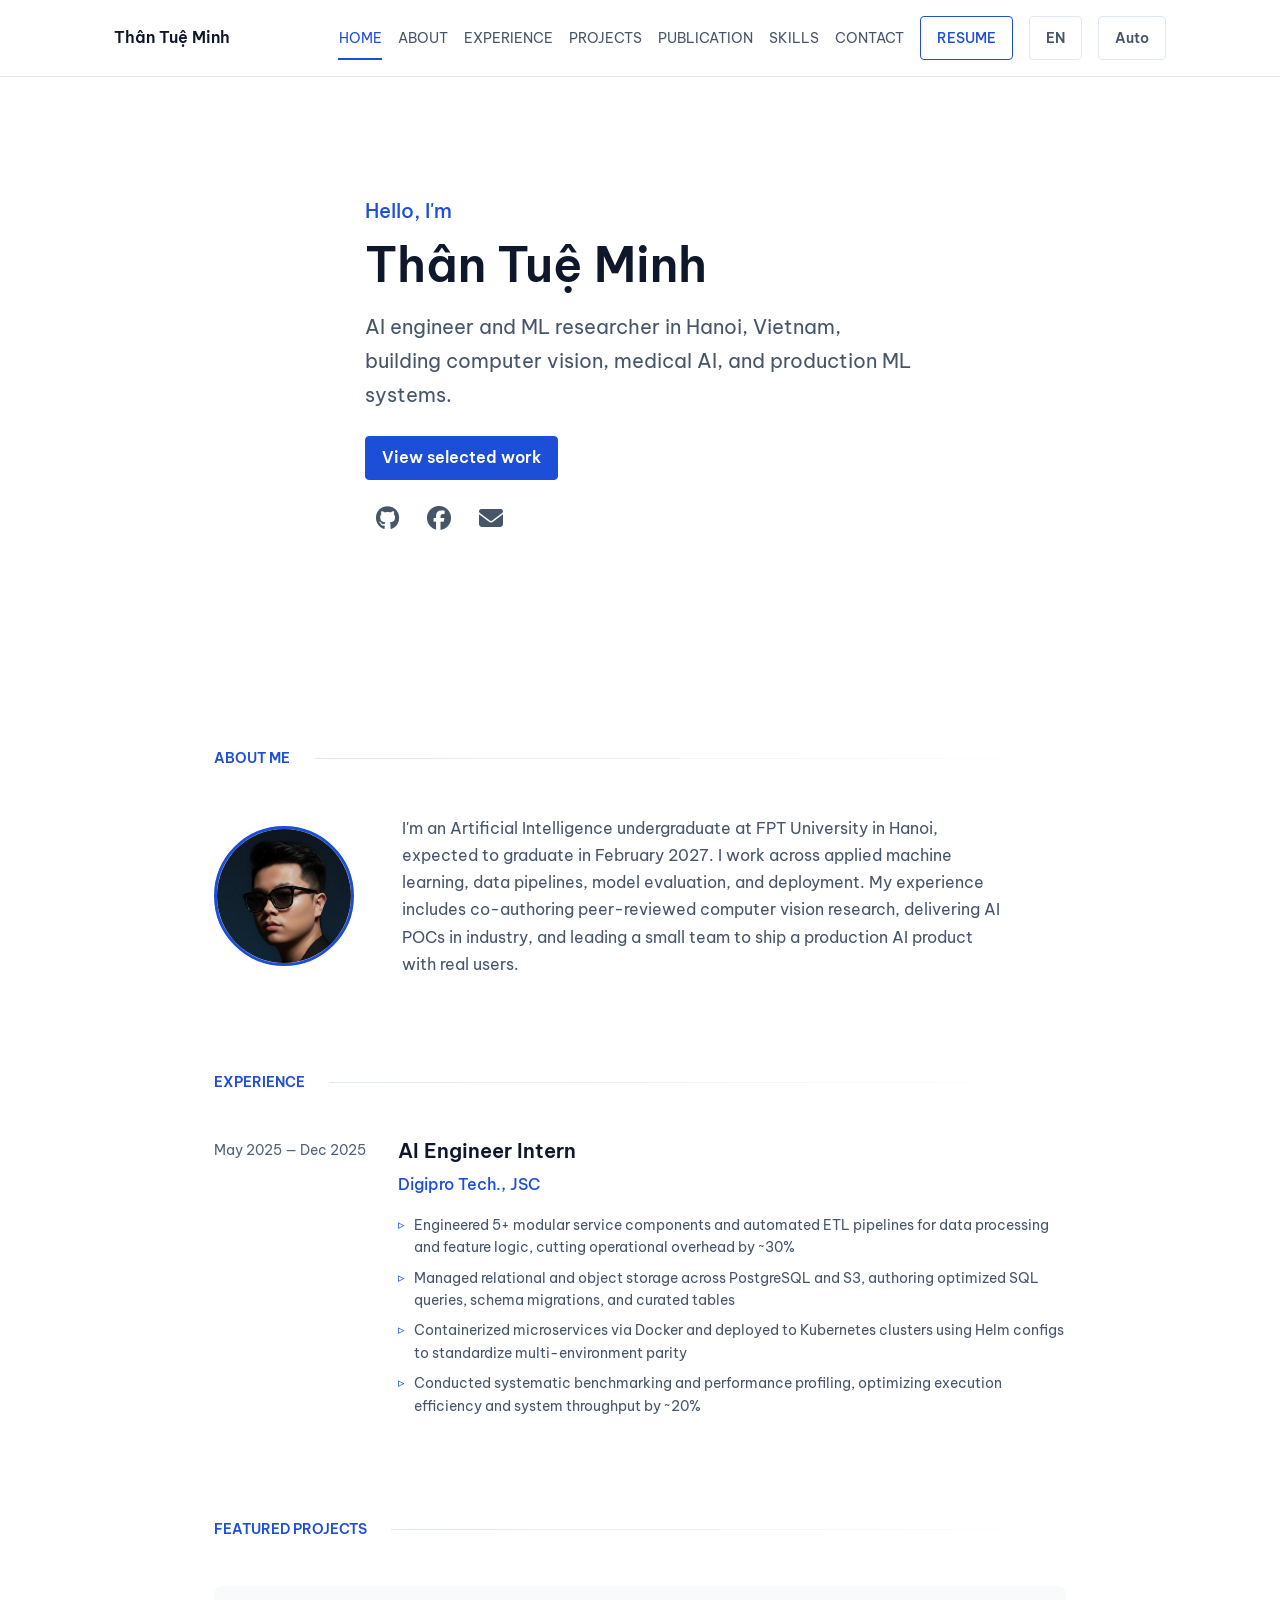
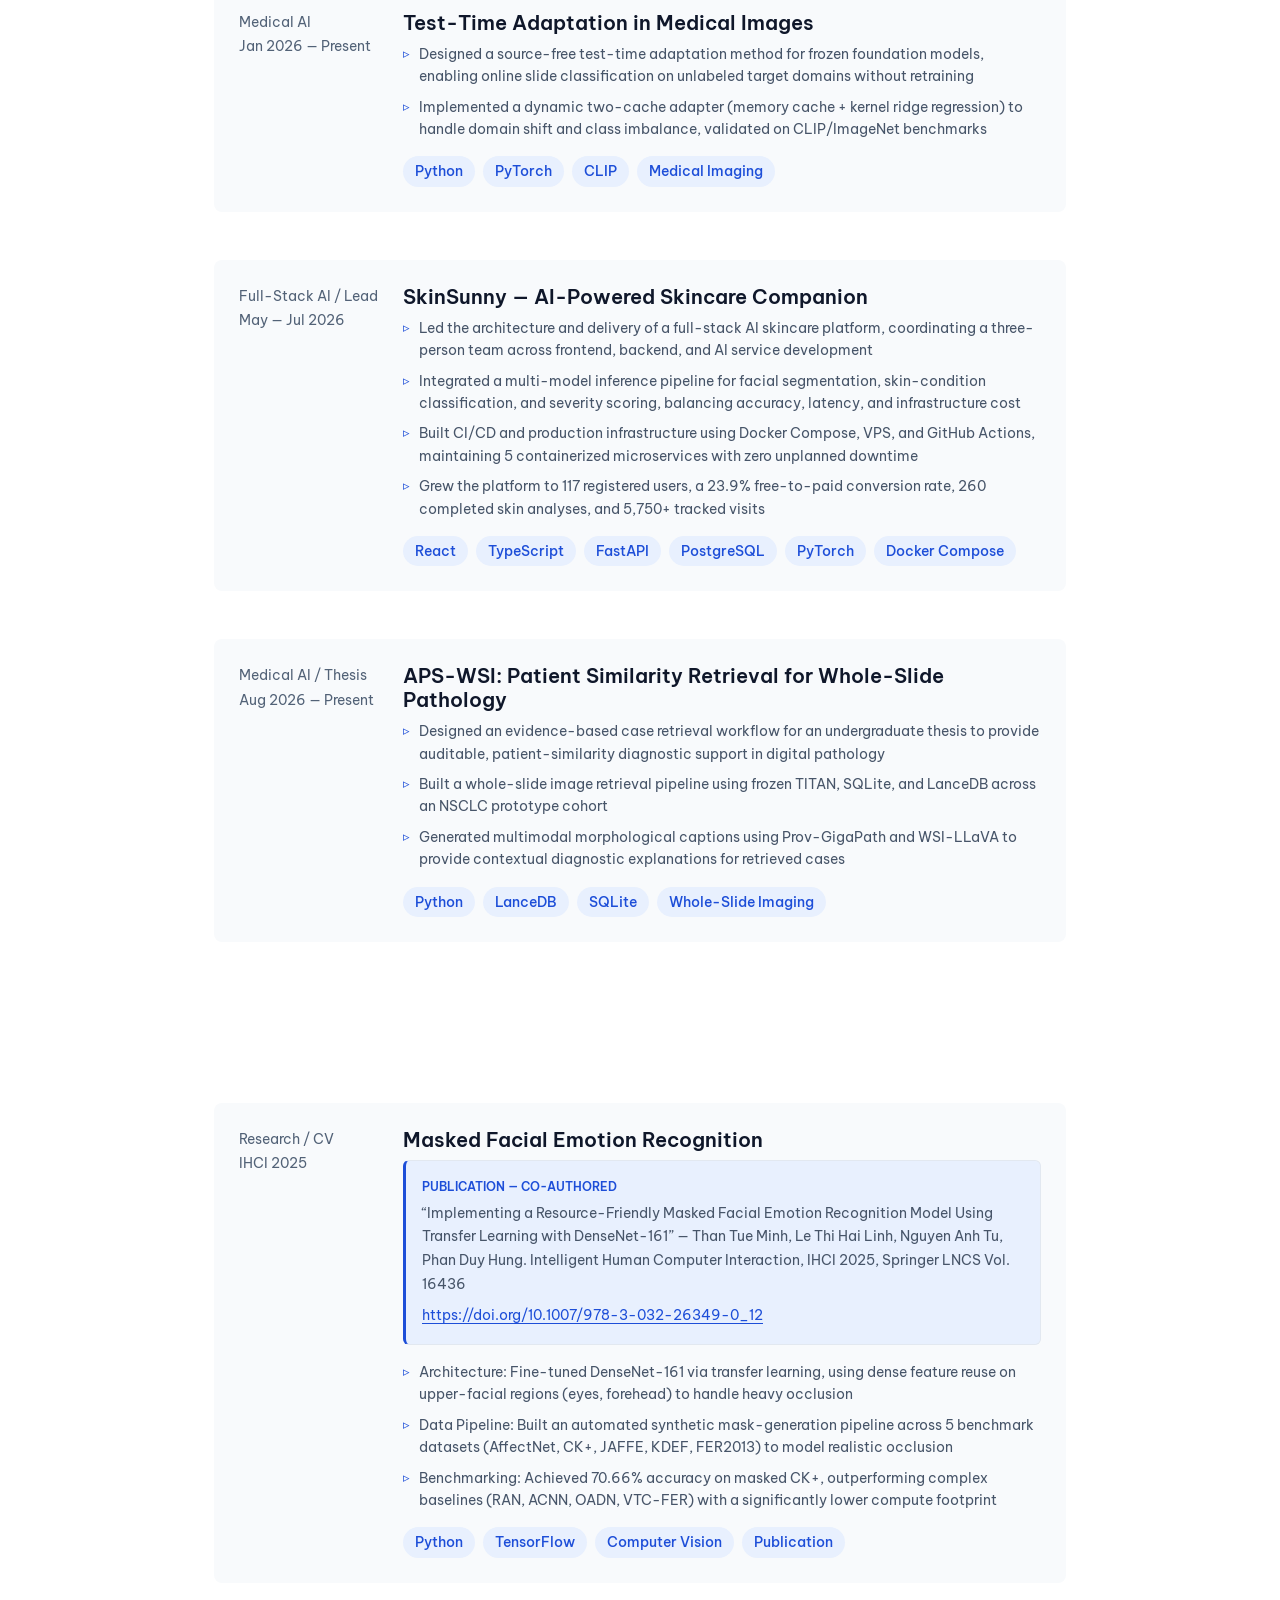
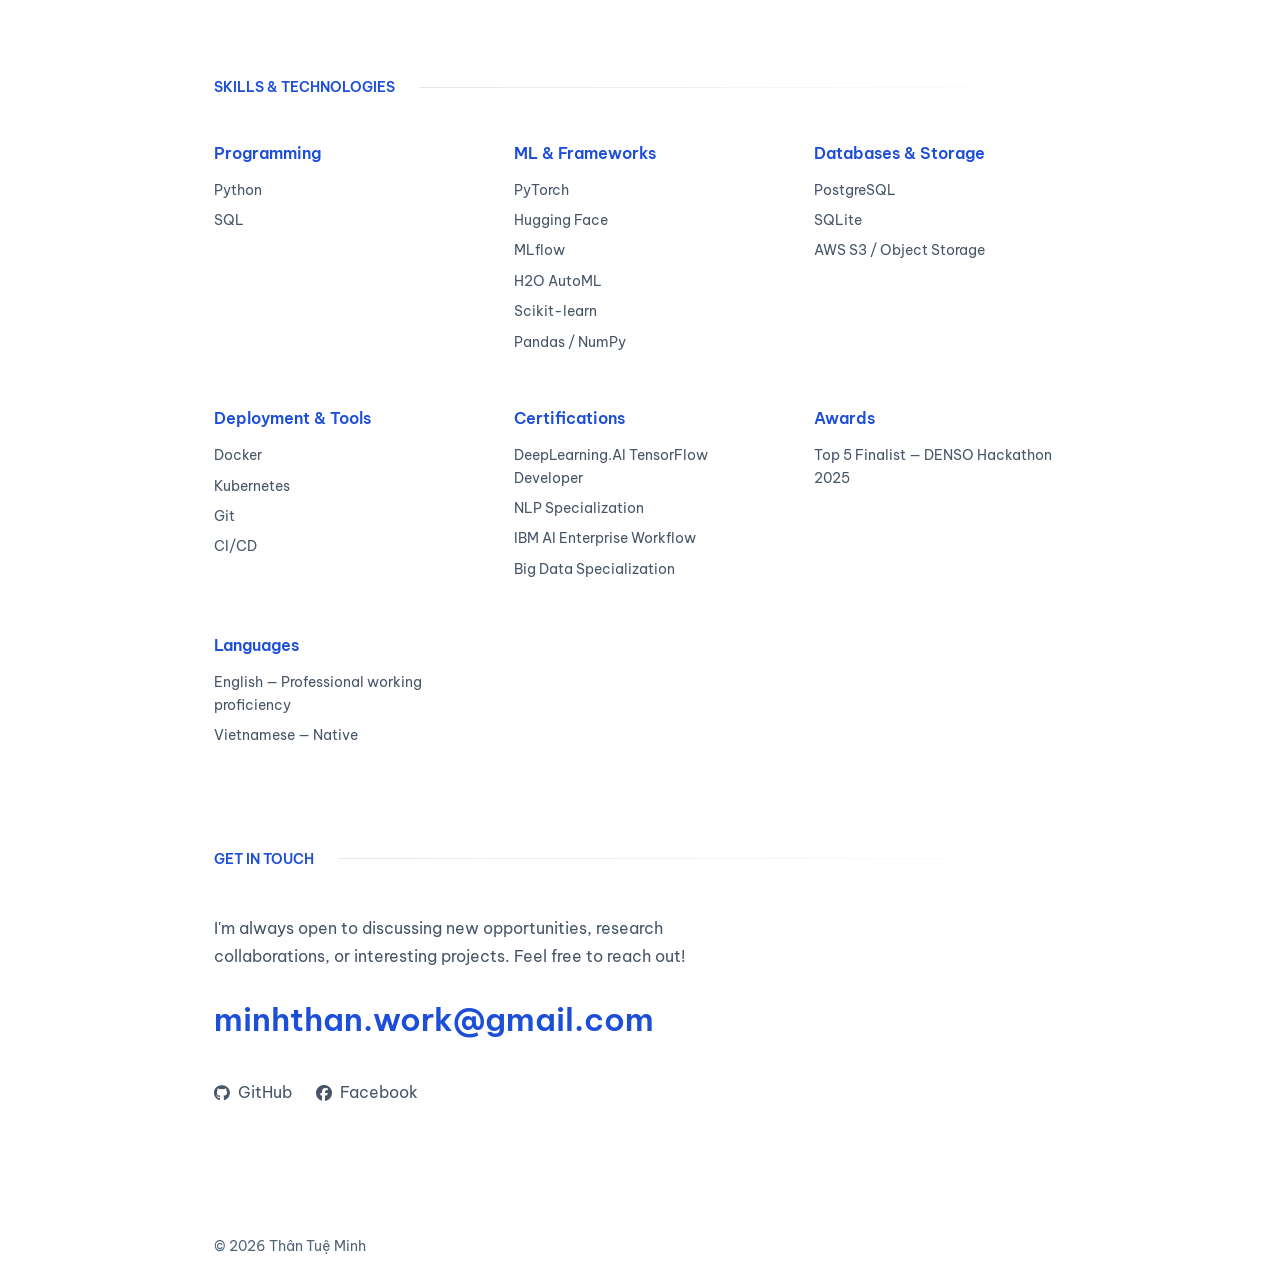
<file: index.html>
<!DOCTYPE html>
<html lang="en" data-lang="en">

<head>
  <meta charset="UTF-8">
  <meta name="viewport" content="width=device-width, initial-scale=1.0">

  <!-- SEO Meta Tags -->
  <title>Thân Tuệ Minh | AI Engineer &amp; ML Researcher in Hanoi</title>
  <meta name="description"
    content="Portfolio of Thân Tuệ Minh, an AI engineer and machine learning researcher in Hanoi working across computer vision, medical AI, and production ML systems.">
  <meta name="keywords"
    content="AI Engineer, Machine Learning, Computer Vision, Deep Learning, Portfolio, Thân Tuệ Minh">
  <meta name="author" content="Thân Tuệ Minh">
  <meta name="theme-color" id="themeColorLight" content="#ffffff" media="(prefers-color-scheme: light)">
  <meta name="theme-color" id="themeColorDark" content="#0a0a0f" media="(prefers-color-scheme: dark)">
  <link rel="canonical" href="https://thanminh24.github.io/">
  <link rel="icon" href="favicon.svg" type="image/svg+xml">

  <!-- Open Graph / Social Media -->
  <meta property="og:type" content="website">
  <meta property="og:url" content="https://thanminh24.github.io/">
  <meta property="og:title" content="Thân Tuệ Minh | AI Engineer &amp; ML Researcher in Hanoi">
  <meta property="og:description"
    content="Computer vision research, applied AI work, and production ML systems by Thân Tuệ Minh.">
  <meta property="og:image" content="https://thanminh24.github.io/profile.jpg">
  <meta property="og:image:alt" content="Portrait of Thân Tuệ Minh">
  <meta property="og:locale" content="en_US">
  <meta property="og:locale:alternate" content="vi_VN">
  <meta name="twitter:card" content="summary">
  <meta name="twitter:title" content="Thân Tuệ Minh | AI Engineer &amp; ML Researcher in Hanoi">
  <meta name="twitter:description"
    content="Computer vision research, applied AI work, and production ML systems by Thân Tuệ Minh.">
  <meta name="twitter:image" content="https://thanminh24.github.io/profile.jpg">

  <!-- Font Awesome Icons -->
  <link rel="stylesheet" href="https://cdnjs.cloudflare.com/ajax/libs/font-awesome/6.5.1/css/all.min.css">

  <!-- Stylesheet -->
  <link rel="stylesheet" href="style.css">
</head>

<body>
  <a class="skip-link" href="#main-content" data-en="Skip to main content" data-vi="Bỏ qua đến nội dung chính">
    Skip to main content
  </a>

  <!-- ======================== TOP NAVIGATION ======================== -->
  <header class="site-header" id="siteHeader">
    <div class="header-container">
      <!-- Logo (Full Name) -->
      <a href="#home" class="logo">Thân Tuệ Minh</a>

      <!-- Mobile Menu Toggle -->
      <button class="mobile-menu-toggle" id="mobileMenuToggle" type="button" aria-label="Open navigation menu"
        aria-controls="primaryNav" aria-expanded="false">
        <i class="fa-solid fa-bars" aria-hidden="true"></i>
      </button>

      <!-- Navigation Links + Resume + Language + Theme -->
      <nav class="nav-group" id="primaryNav" aria-label="Primary navigation">
        <a href="#home" class="nav-link active" data-en="Home" data-vi="Trang chủ">Home</a>
        <a href="#about" class="nav-link" data-en="About" data-vi="Giới thiệu">About</a>
        <a href="#experience" class="nav-link" data-en="Experience" data-vi="Kinh nghiệm">Experience</a>
        <a href="#projects" class="nav-link" data-en="Projects" data-vi="Dự án">Projects</a>
        <a href="#publication" class="nav-link" data-en="Publication" data-vi="Công bố">Publication</a>
        <a href="#skills" class="nav-link" data-en="Skills" data-vi="Kỹ năng">Skills</a>
        <a href="#contact" class="nav-link" data-en="Contact" data-vi="Liên hệ">Contact</a>
        <div class="resume-dropdown">
          <button type="button" class="nav-link nav-resume" id="resumeBtn" aria-haspopup="true"
            aria-expanded="false" aria-controls="resumeDropdownMenu" data-en="Resume" data-vi="CV">Resume</button>
          <div class="resume-dropdown-menu" id="resumeDropdownMenu" role="menu" aria-label="Resume language">
            <a href="#" class="resume-dropdown-item resume-link" data-lang="en" role="menuitem">
              <span data-en="English" data-vi="Tiếng Anh">English</span>
            </a>
            <a href="#" class="resume-dropdown-item resume-link" data-lang="vi" role="menuitem">
              <span data-en="Vietnamese" data-vi="Tiếng Việt">Vietnamese</span>
            </a>
          </div>
        </div>

        <!-- Language Toggle -->
        <button class="lang-toggle" id="langToggle" type="button" aria-label="Switch to Vietnamese">
          <span data-lang-current>EN</span>
        </button>

        <!-- Theme Toggle -->
        <button class="theme-toggle" id="themeToggle" type="button" aria-label="Theme: automatic">
          <span id="themeIcon">Auto</span>
        </button>
      </nav>
    </div>
  </header>

  <main id="main-content">
  <!-- ======================== HERO SECTION ======================== -->
  <section class="hero" id="home">
    <div class="container">
      <div class="hero-content">
        <p class="hero-greeting anim-fade-up" data-en="Hello, I'm" data-vi="Xin chào, mình là">Hello, I'm</p>
        <h1 class="hero-title anim-fade-up anim-delay-1">Thân Tuệ Minh</h1>
        <p class="hero-subtitle anim-fade-up anim-delay-2"
          data-en="AI engineer and ML researcher in Hanoi, Vietnam, building computer vision, medical AI, and production ML systems."
          data-vi="Kỹ sư AI và nhà nghiên cứu Machine Learning tại Hà Nội, xây dựng các hệ thống Computer Vision, AI Y tế và ML sẵn sàng triển khai.">
          AI engineer and ML researcher in Hanoi, Vietnam, building computer vision, medical AI, and production ML
          systems.
        </p>

        <div class="hero-actions anim-fade-up anim-delay-3">
          <a href="#projects" class="hero-primary-action" data-en="View selected work"
            data-vi="Xem dự án nổi bật">View selected work</a>
        </div>

        <!-- Social Links -->
        <div class="hero-socials anim-fade-up anim-delay-4">
          <a href="https://github.com/thanminh24" target="_blank" rel="noopener noreferrer" class="social-icon"
            aria-label="GitHub">
            <i class="fa-brands fa-github" aria-hidden="true"></i>
          </a>
          <a href="https://www.facebook.com/thanminh24" target="_blank" rel="noopener noreferrer" class="social-icon"
            aria-label="Facebook">
            <i class="fa-brands fa-facebook" aria-hidden="true"></i>
          </a>
          <a href="mailto:minhthan.work@gmail.com" class="social-icon" aria-label="Email">
            <i class="fa-solid fa-envelope" aria-hidden="true"></i>
          </a>
        </div>
      </div>
    </div>
  </section>

  <!-- ======================== ABOUT SECTION ======================== -->
  <section class="about" id="about">
    <div class="container">
      <div class="section-header fade-in">
        <h2 class="section-label" data-en="About Me" data-vi="Về mình">About Me</h2>
        <div class="section-divider"></div>
      </div>

      <div class="about-content fade-in">
        <div class="about-image">
          <img src="profile.jpg" alt="Thân Tuệ Minh" class="profile-img">
        </div>
        <div class="about-text">
          <p data-en="I'm an Artificial Intelligence undergraduate at FPT University in Hanoi, expected to graduate in February 2027. I work across applied machine learning, data pipelines, model evaluation, and deployment. My experience includes co-authoring peer-reviewed computer vision research, delivering AI POCs in industry, and leading a small team to ship a production AI product with real users."
            data-vi="Mình là sinh viên ngành Trí tuệ nhân tạo tại Đại học FPT, Hà Nội, dự kiến tốt nghiệp vào tháng 02/2027. Mình làm việc trong các mảng Machine Learning ứng dụng, data pipeline, đánh giá mô hình và triển khai. Kinh nghiệm của mình gồm đồng tác giả nghiên cứu Computer Vision đã qua phản biện, phát triển các POC AI trong doanh nghiệp và dẫn dắt một nhóm nhỏ đưa sản phẩm AI đến người dùng thực tế.">
            I'm an Artificial Intelligence undergraduate at FPT University in Hanoi, expected to graduate in February
            2027. I work across applied machine learning, data pipelines, model evaluation, and deployment. My
            experience includes co-authoring peer-reviewed computer vision research, delivering AI POCs in industry,
            and leading a small team to ship a production AI product with real users.
          </p>
        </div>
      </div>
    </div>
  </section>

  <!-- ======================== EXPERIENCE SECTION ======================== -->
  <section class="experience" id="experience">
    <div class="container">
      <div class="section-header fade-in">
        <h2 class="section-label" data-en="Experience" data-vi="Kinh nghiệm">Experience</h2>
        <div class="section-divider"></div>
      </div>

      <div class="experience-list">

        <!-- Experience Item 1 -->
        <article class="experience-item fade-in">
          <div class="experience-meta">
            <span class="experience-date" data-en="May 2025 — Dec 2025" data-vi="05/2025 — 12/2025">May 2025 — Dec
              2025</span>
          </div>
          <div class="experience-content">
            <h3 class="experience-title" data-en="AI Engineer Intern" data-vi="Thực tập sinh AI Engineer">AI Engineer
              Intern</h3>
            <p class="experience-company">Digipro Tech., JSC</p>
            <ul class="experience-description">
              <li data-en="Engineered 5+ modular service components and automated ETL pipelines for data processing and feature logic, cutting operational overhead by ~30%"
                data-vi="Xây dựng hơn 5 module service và pipeline ETL tự động cho xử lý dữ liệu và feature logic, giảm ~30% chi phí vận hành">
                Engineered 5+ modular service components and automated ETL pipelines for data processing and feature
                logic, cutting operational overhead by ~30%</li>
              <li data-en="Managed relational and object storage across PostgreSQL and S3, authoring optimized SQL queries, schema migrations, and curated tables"
                data-vi="Quản lý dữ liệu quan hệ và object storage trên PostgreSQL và S3, viết SQL tối ưu, thực hiện schema migration và duy trì các bảng dữ liệu chuẩn hóa">
                Managed relational and object storage across PostgreSQL and S3, authoring optimized SQL queries,
                schema migrations, and curated tables</li>
              <li data-en="Containerized microservices via Docker and deployed to Kubernetes clusters using Helm configs to standardize multi-environment parity"
                data-vi="Container hóa microservice với Docker và triển khai lên Kubernetes bằng cấu hình Helm để chuẩn hóa môi trường triển khai">
                Containerized microservices via Docker and deployed to Kubernetes clusters using Helm configs to
                standardize multi-environment parity</li>
              <li data-en="Conducted systematic benchmarking and performance profiling, optimizing execution efficiency and system throughput by ~20%"
                data-vi="Thực hiện benchmarking và profiling hiệu năng hệ thống, tối ưu hiệu suất xử lý và throughput ~20%">
                Conducted systematic benchmarking and performance profiling, optimizing execution efficiency and
                system throughput by ~20%</li>
            </ul>
          </div>
        </article>

      </div>
    </div>
  </section>

  <!-- ======================== PROJECTS SECTION ======================== -->
  <section class="projects" id="projects">
    <div class="container">
      <div class="section-header fade-in">
        <h2 class="section-label" data-en="Featured Projects" data-vi="Dự án Nổi bật">Featured Projects</h2>
        <div class="section-divider"></div>
      </div>

      <div class="projects-list">

        <!-- Project 1: Test Time Adaptation -->
        <article class="project-item fade-in">
          <div class="project-meta">
            <span data-en="Medical AI" data-vi="AI Y tế">Medical AI</span>
            <span data-en="Jan 2026 — Present" data-vi="01/2026 — Hiện tại">Jan 2026 — Present</span>
          </div>
          <div class="project-content">
            <h3 class="project-title" data-en="Test-Time Adaptation in Medical Images"
              data-vi="Test-Time Adaptation cho Ảnh Y tế">Test-Time Adaptation in Medical Images</h3>
            <ul class="project-bullets">
              <li data-en="Designed a source-free test-time adaptation method for frozen foundation models, enabling online slide classification on unlabeled target domains without retraining"
                data-vi="Thiết kế phương pháp test-time adaptation không cần dữ liệu nguồn cho các foundation model đóng băng, cho phép phân loại slide trực tuyến trên miền dữ liệu chưa gán nhãn mà không cần huấn luyện lại">
                Designed a source-free test-time adaptation method for frozen foundation models, enabling online
                slide classification on unlabeled target domains without retraining</li>
              <li data-en="Implemented a dynamic two-cache adapter (memory cache + kernel ridge regression) to handle domain shift and class imbalance, validated on CLIP/ImageNet benchmarks"
                data-vi="Triển khai adapter hai cache động (memory cache + kernel ridge regression) để xử lý domain shift và mất cân bằng lớp, đánh giá trên benchmark CLIP/ImageNet">
                Implemented a dynamic two-cache adapter (memory cache + kernel ridge regression) to handle domain
                shift and class imbalance, validated on CLIP/ImageNet benchmarks</li>
            </ul>
            <div class="project-tech">
              <span class="tech-tag">Python</span>
              <span class="tech-tag">PyTorch</span>
              <span class="tech-tag">CLIP</span>
              <span class="tech-tag">Medical Imaging</span>
            </div>
          </div>
        </article>

        <!-- Project 2: SkinSunny -->
        <article class="project-item fade-in">
          <div class="project-meta">
            <span data-en="Full-Stack AI / Lead" data-vi="Full-Stack AI / Trưởng nhóm">Full-Stack AI / Lead</span>
            <span data-en="May — Jul 2026" data-vi="05 — 07/2026">May — Jul 2026</span>
          </div>
          <div class="project-content">
            <h3 class="project-title">SkinSunny — AI-Powered Skincare Companion</h3>
            <ul class="project-bullets">
              <li data-en="Led the architecture and delivery of a full-stack AI skincare platform, coordinating a three-person team across frontend, backend, and AI service development"
                data-vi="Dẫn dắt kiến trúc và phát triển nền tảng chăm sóc da AI full-stack, điều phối đội 3 người trên frontend, backend và AI service">
                Led the architecture and delivery of a full-stack AI skincare platform, coordinating a three-person
                team across frontend, backend, and AI service development</li>
              <li data-en="Integrated a multi-model inference pipeline for facial segmentation, skin-condition classification, and severity scoring, balancing accuracy, latency, and infrastructure cost"
                data-vi="Tích hợp pipeline inference đa model cho phân đoạn khuôn mặt, phân loại tình trạng da và chấm điểm mức độ, cân bằng giữa độ chính xác, độ trễ và chi phí hạ tầng">
                Integrated a multi-model inference pipeline for facial segmentation, skin-condition classification,
                and severity scoring, balancing accuracy, latency, and infrastructure cost</li>
              <li data-en="Built CI/CD and production infrastructure using Docker Compose, VPS, and GitHub Actions, maintaining 5 containerized microservices with zero unplanned downtime"
                data-vi="Xây dựng CI/CD và hạ tầng production với Docker Compose, VPS và GitHub Actions, vận hành 5 microservice container hóa không xảy ra downtime ngoài kế hoạch">
                Built CI/CD and production infrastructure using Docker Compose, VPS, and GitHub Actions, maintaining
                5 containerized microservices with zero unplanned downtime</li>
              <li data-en="Grew the platform to 117 registered users, a 23.9% free-to-paid conversion rate, 260 completed skin analyses, and 5,750+ tracked visits"
                data-vi="Đạt 117 người dùng đăng ký, tỷ lệ chuyển đổi trả phí 23.9%, 260 lượt phân tích da và hơn 5,750 lượt truy cập">
                Grew the platform to 117 registered users, a 23.9% free-to-paid conversion rate, 260 completed skin
                analyses, and 5,750+ tracked visits</li>
            </ul>
            <div class="project-tech">
              <span class="tech-tag">React</span>
              <span class="tech-tag">TypeScript</span>
              <span class="tech-tag">FastAPI</span>
              <span class="tech-tag">PostgreSQL</span>
              <span class="tech-tag">PyTorch</span>
              <span class="tech-tag">Docker Compose</span>
            </div>
          </div>
        </article>

        <!-- Project 3: APS-WSI -->
        <article class="project-item fade-in">
          <div class="project-meta">
            <span data-en="Medical AI / Thesis" data-vi="AI Y tế / Đồ án tốt nghiệp">Medical AI / Thesis</span>
            <span data-en="Aug 2026 — Present" data-vi="08/2026 — Hiện tại">Aug 2026 — Present</span>
          </div>
          <div class="project-content">
            <h3 class="project-title" data-en="APS-WSI: Patient Similarity Retrieval for Whole-Slide Pathology"
              data-vi="APS-WSI: Truy vấn Bệnh nhân Tương tự cho Bệnh học Whole-Slide">
              APS-WSI: Patient Similarity Retrieval for Whole-Slide Pathology</h3>
            <ul class="project-bullets">
              <li data-en="Designed an evidence-based case retrieval workflow for an undergraduate thesis to provide auditable, patient-similarity diagnostic support in digital pathology"
                data-vi="Thiết kế quy trình truy vấn ca bệnh dựa trên bằng chứng cho đồ án tốt nghiệp, hỗ trợ chẩn đoán dựa trên độ tương tự bệnh nhân có thể kiểm chứng trong bệnh học số">
                Designed an evidence-based case retrieval workflow for an undergraduate thesis to provide auditable,
                patient-similarity diagnostic support in digital pathology</li>
              <li data-en="Built a whole-slide image retrieval pipeline using frozen TITAN, SQLite, and LanceDB across an NSCLC prototype cohort"
                data-vi="Xây dựng pipeline truy vấn ảnh whole-slide dùng TITAN đóng băng, SQLite và LanceDB trên tập dữ liệu thử nghiệm NSCLC">
                Built a whole-slide image retrieval pipeline using frozen TITAN, SQLite, and LanceDB across an NSCLC
                prototype cohort</li>
              <li data-en="Generated multimodal morphological captions using Prov-GigaPath and WSI-LLaVA to provide contextual diagnostic explanations for retrieved cases"
                data-vi="Tạo chú thích hình thái đa phương thức bằng Prov-GigaPath và WSI-LLaVA để giải thích chẩn đoán theo ngữ cảnh cho các ca bệnh được truy vấn">
                Generated multimodal morphological captions using Prov-GigaPath and WSI-LLaVA to provide contextual
                diagnostic explanations for retrieved cases</li>
            </ul>
            <div class="project-tech">
              <span class="tech-tag">Python</span>
              <span class="tech-tag">LanceDB</span>
              <span class="tech-tag">SQLite</span>
              <span class="tech-tag">Whole-Slide Imaging</span>
            </div>
          </div>
        </article>

      </div>
    </div>
  </section>

  <!-- ======================== PUBLICATION SECTION ======================== -->
  <section class="publications" id="publication">
    <div class="container">
      <div class="section-header fade-in">
        <h2 class="section-label" data-en="Publication" data-vi="Công bố khoa học">Publication</h2>
        <div class="section-divider"></div>
      </div>

      <div class="projects-list">

        <article class="project-item fade-in">
          <div class="project-meta">
            <span data-en="Research / CV" data-vi="Nghiên cứu / Thị giác máy tính">Research / CV</span>
            <span data-en="IHCI 2025" data-vi="IHCI 2025">IHCI 2025</span>
          </div>
          <div class="project-content">
            <h3 class="project-title">Masked Facial Emotion Recognition</h3>
            <div class="publication-callout">
              <span class="publication-label" data-en="Publication — Co-authored" data-vi="Công bố khoa học — Đồng tác giả">
                Publication — Co-authored</span>
              <p class="publication-title">“Implementing a Resource-Friendly Masked Facial Emotion Recognition Model
                Using Transfer Learning with DenseNet-161” — Than Tue Minh, Le Thi Hai Linh, Nguyen Anh Tu, Phan Duy
                Hung. Intelligent Human Computer Interaction, IHCI 2025, Springer LNCS Vol. 16436</p>
              <a href="https://doi.org/10.1007/978-3-032-26349-0_12" target="_blank"
                rel="noopener">https://doi.org/10.1007/978-3-032-26349-0_12</a>
            </div>
            <ul class="project-bullets">
              <li data-en="Architecture: Fine-tuned DenseNet-161 via transfer learning, using dense feature reuse on upper-facial regions (eyes, forehead) to handle heavy occlusion"
                data-vi="Kiến trúc: Fine-tune DenseNet-161 bằng transfer learning, tái sử dụng đặc trưng trên vùng mặt trên (mắt, trán) để xử lý che khuất nặng">
                <strong data-en="Architecture:" data-vi="Kiến trúc:">Architecture:</strong> Fine-tuned DenseNet-161
                via transfer learning, using dense feature reuse on upper-facial regions (eyes, forehead) to handle
                heavy occlusion</li>
              <li data-en="Data Pipeline: Built an automated synthetic mask-generation pipeline across 5 benchmark datasets (AffectNet, CK+, JAFFE, KDEF, FER2013) to model realistic occlusion"
                data-vi="Data Pipeline: Xây dựng pipeline tạo mặt nạ tổng hợp tự động trên 5 bộ dữ liệu chuẩn (AffectNet, CK+, JAFFE, KDEF, FER2013) để mô phỏng tình trạng che khuất thực tế">
                <strong data-en="Data Pipeline:" data-vi="Data Pipeline:">Data Pipeline:</strong> Built an automated
                synthetic mask-generation pipeline across 5 benchmark datasets (AffectNet, CK+, JAFFE, KDEF, FER2013)
                to model realistic occlusion</li>
              <li data-en="Benchmarking: Achieved 70.66% accuracy on masked CK+, outperforming complex baselines (RAN, ACNN, OADN, VTC-FER) with a significantly lower compute footprint"
                data-vi="Benchmarking: Đạt độ chính xác 70.66% trên masked CK+, vượt qua các baseline phức tạp (RAN, ACNN, OADN, VTC-FER) với chi phí tính toán thấp hơn đáng kể">
                <strong data-en="Benchmarking:" data-vi="Benchmarking:">Benchmarking:</strong> Achieved 70.66%
                accuracy on masked CK+, outperforming complex baselines (RAN, ACNN, OADN, VTC-FER) with a
                significantly lower compute footprint</li>
            </ul>
            <div class="project-tech">
              <span class="tech-tag">Python</span>
              <span class="tech-tag">TensorFlow</span>
              <span class="tech-tag">Computer Vision</span>
              <span class="tech-tag">Publication</span>
            </div>
          </div>
        </article>

      </div>
    </div>
  </section>

  <!-- ======================== SKILLS SECTION ======================== -->
  <section class="skills" id="skills">
    <div class="container">
      <div class="section-header fade-in">
        <h2 class="section-label" data-en="Skills &amp; Technologies" data-vi="Kỹ năng &amp; Công nghệ">Skills &amp;
          Technologies</h2>
        <div class="section-divider"></div>
      </div>

      <div class="skills-grid fade-in">
        <div class="skill-category">
          <h3 data-en="Programming" data-vi="Lập trình">Programming</h3>
          <ul class="skill-list">
            <li>Python</li>
            <li>SQL</li>
          </ul>
        </div>

        <div class="skill-category">
          <h3 data-en="ML &amp; Frameworks" data-vi="ML &amp; Framework">ML &amp; Frameworks</h3>
          <ul class="skill-list">
            <li>PyTorch</li>
            <li>Hugging Face</li>
            <li>MLflow</li>
            <li>H2O AutoML</li>
            <li>Scikit-learn</li>
            <li>Pandas / NumPy</li>
          </ul>
        </div>

        <div class="skill-category">
          <h3 data-en="Databases &amp; Storage" data-vi="Cơ sở dữ liệu &amp; Lưu trữ">Databases &amp; Storage</h3>
          <ul class="skill-list">
            <li>PostgreSQL</li>
            <li>SQLite</li>
            <li data-en="AWS S3 / Object Storage" data-vi="AWS S3 / Object Storage">AWS S3 / Object Storage</li>
          </ul>
        </div>

        <div class="skill-category">
          <h3 data-en="Deployment &amp; Tools" data-vi="Triển khai &amp; Công cụ">Deployment &amp; Tools</h3>
          <ul class="skill-list">
            <li>Docker</li>
            <li>Kubernetes</li>
            <li>Git</li>
            <li>CI/CD</li>
          </ul>
        </div>

        <div class="skill-category">
          <h3 data-en="Certifications" data-vi="Chứng chỉ">Certifications</h3>
          <ul class="skill-list">
            <li>DeepLearning.AI TensorFlow Developer</li>
            <li>NLP Specialization</li>
            <li>IBM AI Enterprise Workflow</li>
            <li>Big Data Specialization</li>
          </ul>
        </div>

        <div class="skill-category">
          <h3 data-en="Awards" data-vi="Giải thưởng">Awards</h3>
          <ul class="skill-list">
            <li data-en="Top 5 Finalist — DENSO Hackathon 2025" data-vi="Top 5 Chung kết — DENSO Hackathon 2025">
              Top 5 Finalist — DENSO Hackathon 2025</li>
          </ul>
        </div>

        <div class="skill-category">
          <h3 data-en="Languages" data-vi="Ngôn ngữ">Languages</h3>
          <ul class="skill-list">
            <li data-en="English — Professional working proficiency" data-vi="Tiếng Anh — Thành thạo trong công việc">
              English — Professional working proficiency</li>
            <li data-en="Vietnamese — Native" data-vi="Tiếng Việt — Bản ngữ">Vietnamese — Native</li>
          </ul>
        </div>
      </div>
    </div>
  </section>

  <!-- ======================== CONTACT SECTION ======================== -->
  <section class="contact" id="contact">
    <div class="container">
      <div class="section-header fade-in">
        <h2 class="section-label" data-en="Get In Touch" data-vi="Liên hệ">Get In Touch</h2>
        <div class="section-divider"></div>
      </div>

      <div class="contact-content fade-in">
        <p class="contact-text"
          data-en="I'm always open to discussing new opportunities, research collaborations, or interesting projects. Feel free to reach out!"
          data-vi="Mình luôn sẵn sàng thảo luận về cơ hội mới, hợp tác nghiên cứu hoặc các dự án thú vị. Đừng ngại liên hệ với mình nhé!">
          I'm always open to discussing new opportunities, research collaborations, or interesting projects. Feel free
          to reach out!
        </p>

        <a href="mailto:minhthan.work@gmail.com" class="contact-email">minhthan.work@gmail.com</a>

        <div class="contact-links">
          <a href="https://github.com/thanminh24" class="contact-link" target="_blank" rel="noopener noreferrer">
            <i class="fa-brands fa-github" aria-hidden="true"></i> GitHub
          </a>
          <a href="https://www.facebook.com/thanminh24" class="contact-link" target="_blank" rel="noopener noreferrer">
            <i class="fa-brands fa-facebook" aria-hidden="true"></i> Facebook
          </a>
        </div>
      </div>
    </div>
  </section>
  </main>

  <!-- ======================== FOOTER ======================== -->
  <footer class="site-footer">
    <div class="container">
      <p>&copy; 2026 Thân Tuệ Minh</p>
    </div>
  </footer>

  <!-- Resume Configuration -->
  <script src="resume-config.js"></script>
  <!-- JavaScript -->
  <script src="script.js"></script>
</body>

</html>
</file>
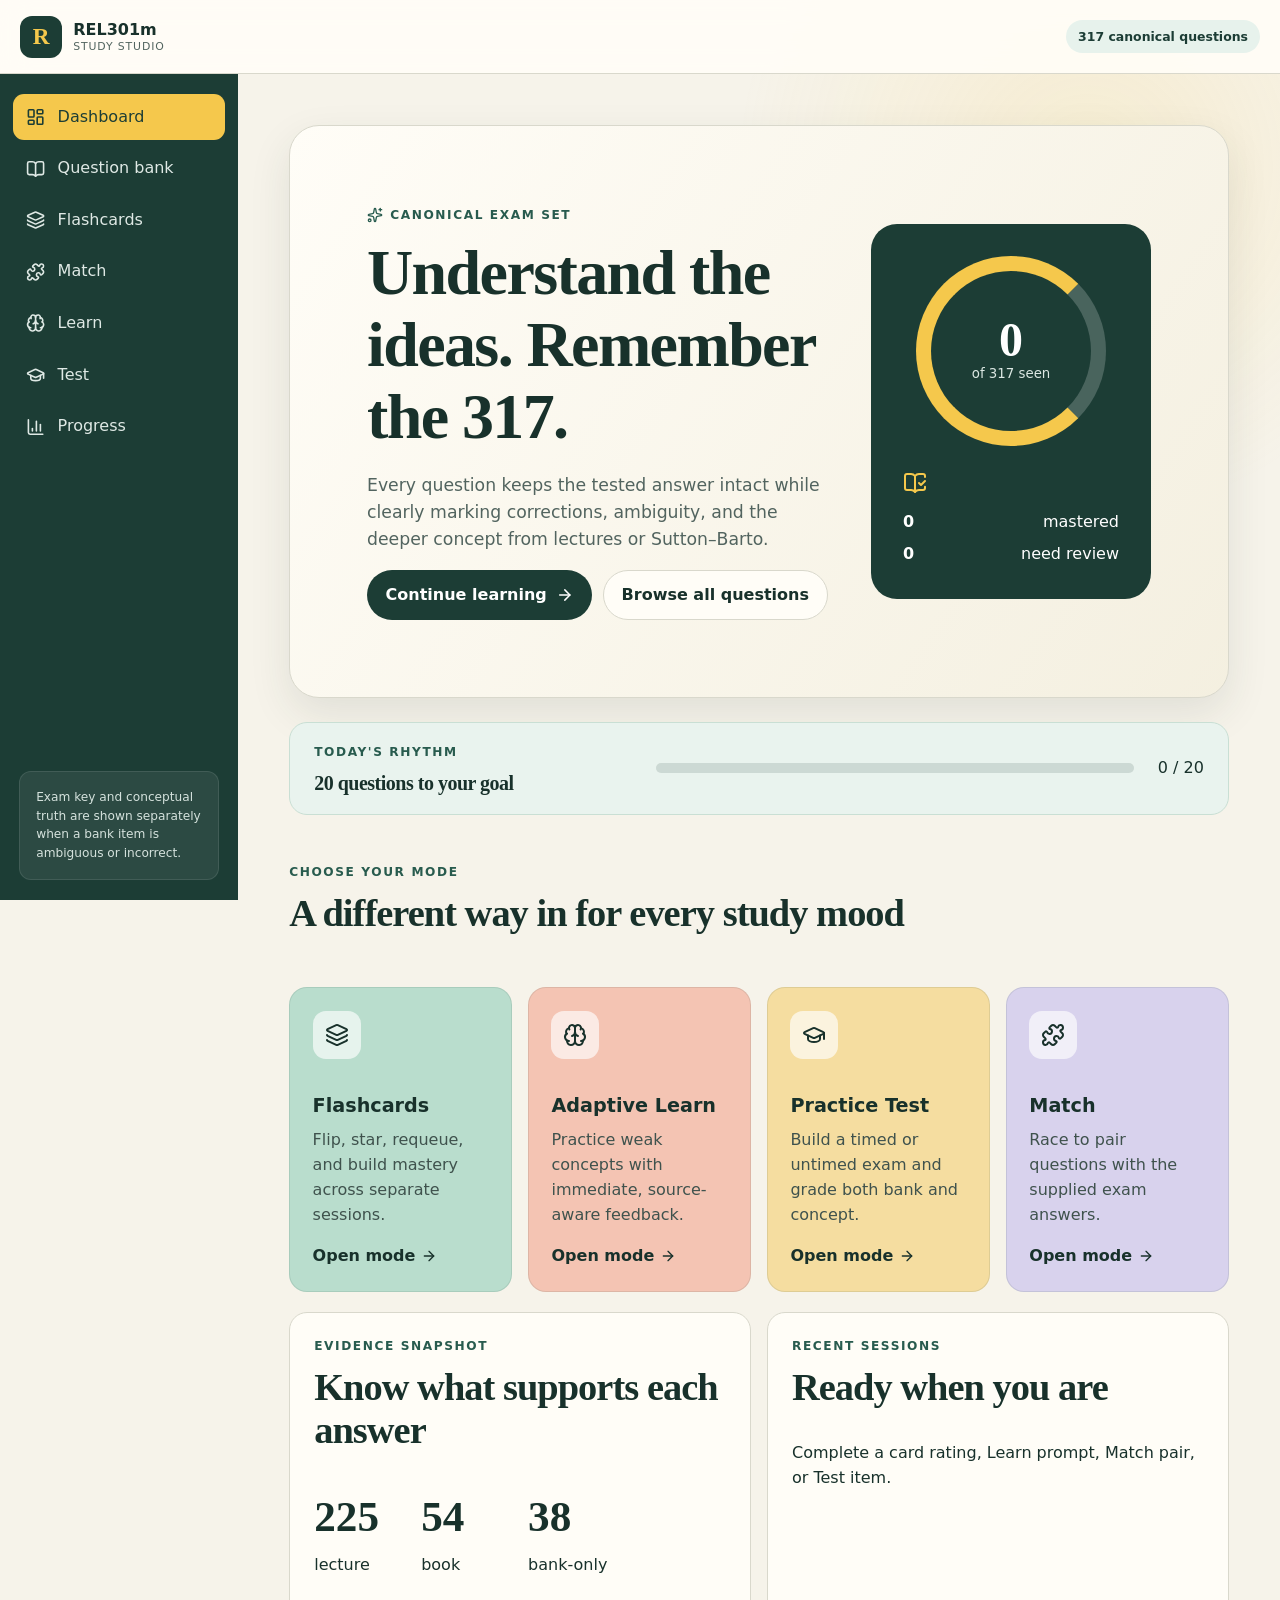
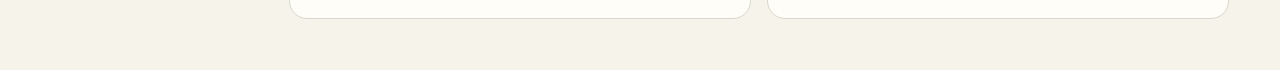
<file: rel301m/index.html>
<!DOCTYPE html><html lang="en"><head><meta charSet="utf-8"/><meta name="viewport" content="width=device-width, initial-scale=1"/><link rel="stylesheet" href="/rel301m/_next/static/chunks/09l9_0kbyobsf.css" data-precedence="next"/><link rel="preload" as="script" fetchPriority="low" href="/rel301m/_next/static/chunks/10qk6v6416kh8.js"/><script src="/rel301m/_next/static/chunks/27jktro2p5rq9.js" async=""></script><script src="/rel301m/_next/static/chunks/0i3rlv-exqfb1.js" async=""></script><script src="/rel301m/_next/static/chunks/3hdj40qmts5sf.js" async=""></script><script src="/rel301m/_next/static/chunks/turbopack-3cg6xsw8mgtsr.js" async=""></script><script src="/rel301m/_next/static/chunks/2y39az_trf3me.js" async=""></script><script src="/rel301m/_next/static/chunks/14mrh2-p_w84d.js" async=""></script><script src="/rel301m/_next/static/chunks/3llnoe3l6mrq4.js" async=""></script><script src="/rel301m/_next/static/chunks/2uge3qj3kd8n3.js" async=""></script><script src="/rel301m/_next/static/chunks/23090a94tpd-6.js" async=""></script><meta name="theme-color" content="#1c3d35"/><meta name="color-scheme" content="light"/><title>REL301m Study Studio</title><meta name="description" content="Master all 317 canonical REL301m questions with evidence-aware explanations, flashcards, adaptive learn, match, and tests."/><meta name="application-name" content="REL301m Study Studio"/><link rel="manifest" href="/rel301m/manifest.webmanifest"/><script src="/rel301m/_next/static/chunks/0cz1d0mv5g_q7.js" noModule=""></script></head><body><div hidden=""><!--$--><!--/$--></div><div class="app-shell"><a class="skip-link" href="#main-content">Skip to content</a><header class="topbar"><button class="icon-button mobile-menu" type="button" aria-label="Open navigation" aria-expanded="false" aria-controls="study-navigation"><svg xmlns="http://www.w3.org/2000/svg" width="24" height="24" viewBox="0 0 24 24" fill="none" stroke="currentColor" stroke-width="2" stroke-linecap="round" stroke-linejoin="round" class="lucide lucide-menu" aria-hidden="true"><path d="M4 5h16"></path><path d="M4 12h16"></path><path d="M4 19h16"></path></svg></button><a class="brand" href="/rel301m/"><span class="brand-mark">R</span><span><strong>REL301m</strong><small>Study Studio</small></span></a><div class="source-badge">317 canonical questions</div></header><aside id="study-navigation" class="sidebar " aria-hidden="false"><nav aria-label="Study modes"><a class="nav-link active" aria-current="page" href="/rel301m/"><svg xmlns="http://www.w3.org/2000/svg" width="24" height="24" viewBox="0 0 24 24" fill="none" stroke="currentColor" stroke-width="2" stroke-linecap="round" stroke-linejoin="round" class="lucide lucide-layout-dashboard" aria-hidden="true"><rect width="7" height="9" x="3" y="3" rx="1"></rect><rect width="7" height="5" x="14" y="3" rx="1"></rect><rect width="7" height="9" x="14" y="12" rx="1"></rect><rect width="7" height="5" x="3" y="16" rx="1"></rect></svg><span>Dashboard</span></a><a class="nav-link" href="/rel301m/library/"><svg xmlns="http://www.w3.org/2000/svg" width="24" height="24" viewBox="0 0 24 24" fill="none" stroke="currentColor" stroke-width="2" stroke-linecap="round" stroke-linejoin="round" class="lucide lucide-book-open" aria-hidden="true"><path d="M12 5v16"></path><path d="M20.001 19A2 2 0 0022 17V5a2 2 0 00-1.999-2L16 3.002A5 5 0 0012 5a5 5 0 00-4-2H4a2 2 0 00-2 2v12a2 2 0 001.999 2H8a5 5 0 014 2 5 5 0 014-2z"></path></svg><span>Question bank</span></a><a class="nav-link" href="/rel301m/flashcards/"><svg xmlns="http://www.w3.org/2000/svg" width="24" height="24" viewBox="0 0 24 24" fill="none" stroke="currentColor" stroke-width="2" stroke-linecap="round" stroke-linejoin="round" class="lucide lucide-layers" aria-hidden="true"><path d="M12.83 2.18a2 2 0 0 0-1.66 0L2.6 6.08a1 1 0 0 0 0 1.83l8.58 3.91a2 2 0 0 0 1.66 0l8.58-3.9a1 1 0 0 0 0-1.83z"></path><path d="M2 12a1 1 0 0 0 .58.91l8.6 3.91a2 2 0 0 0 1.65 0l8.58-3.9A1 1 0 0 0 22 12"></path><path d="M2 17a1 1 0 0 0 .58.91l8.6 3.91a2 2 0 0 0 1.65 0l8.58-3.9A1 1 0 0 0 22 17"></path></svg><span>Flashcards</span></a><a class="nav-link" href="/rel301m/match/"><svg xmlns="http://www.w3.org/2000/svg" width="24" height="24" viewBox="0 0 24 24" fill="none" stroke="currentColor" stroke-width="2" stroke-linecap="round" stroke-linejoin="round" class="lucide lucide-puzzle" aria-hidden="true"><path d="M15.39 4.39a1 1 0 0 0 1.68-.474 2.5 2.5 0 1 1 3.014 3.015 1 1 0 0 0-.474 1.68l1.683 1.682a2.414 2.414 0 0 1 0 3.414L19.61 15.39a1 1 0 0 1-1.68-.474 2.5 2.5 0 1 0-3.014 3.015 1 1 0 0 1 .474 1.68l-1.683 1.682a2.414 2.414 0 0 1-3.414 0L8.61 19.61a1 1 0 0 0-1.68.474 2.5 2.5 0 1 1-3.014-3.015 1 1 0 0 0 .474-1.68l-1.683-1.682a2.414 2.414 0 0 1 0-3.414L4.39 8.61a1 1 0 0 1 1.68.474 2.5 2.5 0 1 0 3.014-3.015 1 1 0 0 1-.474-1.68l1.683-1.682a2.414 2.414 0 0 1 3.414 0z"></path></svg><span>Match</span></a><a class="nav-link" href="/rel301m/learn/"><svg xmlns="http://www.w3.org/2000/svg" width="24" height="24" viewBox="0 0 24 24" fill="none" stroke="currentColor" stroke-width="2" stroke-linecap="round" stroke-linejoin="round" class="lucide lucide-brain" aria-hidden="true"><path d="M12 18V5"></path><path d="M15 13a4.17 4.17 0 0 1-3-4 4.17 4.17 0 0 1-3 4"></path><path d="M17.598 6.5A3 3 0 1 0 12 5a3 3 0 1 0-5.598 1.5"></path><path d="M17.997 5.125a4 4 0 0 1 2.526 5.77"></path><path d="M18 18a4 4 0 0 0 2-7.464"></path><path d="M19.967 17.483A4 4 0 1 1 12 18a4 4 0 1 1-7.967-.517"></path><path d="M6 18a4 4 0 0 1-2-7.464"></path><path d="M6.003 5.125a4 4 0 0 0-2.526 5.77"></path></svg><span>Learn</span></a><a class="nav-link" href="/rel301m/test/"><svg xmlns="http://www.w3.org/2000/svg" width="24" height="24" viewBox="0 0 24 24" fill="none" stroke="currentColor" stroke-width="2" stroke-linecap="round" stroke-linejoin="round" class="lucide lucide-graduation-cap" aria-hidden="true"><path d="M21.42 10.922a1 1 0 0 0-.019-1.838L12.83 5.18a2 2 0 0 0-1.66 0L2.6 9.08a1 1 0 0 0 0 1.832l8.57 3.908a2 2 0 0 0 1.66 0z"></path><path d="M22 10v6"></path><path d="M6 12.5V16a6 3 0 0 0 12 0v-3.5"></path></svg><span>Test</span></a><a class="nav-link" href="/rel301m/progress/"><svg xmlns="http://www.w3.org/2000/svg" width="24" height="24" viewBox="0 0 24 24" fill="none" stroke="currentColor" stroke-width="2" stroke-linecap="round" stroke-linejoin="round" class="lucide lucide-chart-column" aria-hidden="true"><path d="M3 3v16a2 2 0 0 0 2 2h16"></path><path d="M18 17V9"></path><path d="M13 17V5"></path><path d="M8 17v-3"></path></svg><span>Progress</span></a></nav><p class="sidebar-note">Exam key and conceptual truth are shown separately when a bank item is ambiguous or incorrect.</p></aside><main id="main-content" class="main-content"><div class="page"><section class="hero"><div><p class="eyebrow"><svg xmlns="http://www.w3.org/2000/svg" width="24" height="24" viewBox="0 0 24 24" fill="none" stroke="currentColor" stroke-width="2" stroke-linecap="round" stroke-linejoin="round" class="lucide lucide-sparkles" aria-hidden="true"><path d="M11.017 2.814a1 1 0 0 1 1.966 0l1.051 5.558a2 2 0 0 0 1.594 1.594l5.558 1.051a1 1 0 0 1 0 1.966l-5.558 1.051a2 2 0 0 0-1.594 1.594l-1.051 5.558a1 1 0 0 1-1.966 0l-1.051-5.558a2 2 0 0 0-1.594-1.594l-5.558-1.051a1 1 0 0 1 0-1.966l5.558-1.051a2 2 0 0 0 1.594-1.594z"></path><path d="M20 2v4"></path><path d="M22 4h-4"></path><circle cx="4" cy="20" r="2"></circle></svg> Canonical exam set</p><h1>Understand the ideas. Remember the 317.</h1><p class="hero-copy">Every question keeps the tested answer intact while clearly marking corrections, ambiguity, and the deeper concept from lectures or Sutton–Barto.</p><div class="button-row"><a class="button primary" href="/rel301m/learn/">Continue learning <svg xmlns="http://www.w3.org/2000/svg" width="24" height="24" viewBox="0 0 24 24" fill="none" stroke="currentColor" stroke-width="2" stroke-linecap="round" stroke-linejoin="round" class="lucide lucide-arrow-right" aria-hidden="true"><path d="M5 12h14"></path><path d="m12 5 7 7-7 7"></path></svg></a><a class="button secondary" href="/rel301m/library/">Browse all questions</a></div></div><div class="hero-progress" aria-label="Study progress"><span class="progress-orbit"><strong>0</strong><small>of 317 seen</small></span><div><svg xmlns="http://www.w3.org/2000/svg" width="24" height="24" viewBox="0 0 24 24" fill="none" stroke="currentColor" stroke-width="2" stroke-linecap="round" stroke-linejoin="round" class="lucide lucide-book-open-check" aria-hidden="true"><path d="M12 5v16"></path><path d="m16 12 2 2 4-4"></path><path d="M22 6V5a2 2 0 00-1.999-2L16 3.002A5 5 0 0012 5a5 5 0 00-4-2H4a2 2 0 00-2 2v12a2 2 0 001.999 2H8a5 5 0 014 2 5 5 0 014-2h4.001A2 2 0 0022 17v-1.344"></path></svg><p><strong>0</strong> mastered</p><p><strong>0</strong> need review</p></div></div></section><section aria-labelledby="today-heading" class="daily-panel"><div><p class="eyebrow">Today&#x27;s rhythm</p><h2 id="today-heading">20 questions to your goal</h2></div><div class="goal-meter"><div class="goal-meter-fill" style="width:0%"></div></div><span>0<!-- --> / <!-- -->20</span></section><section aria-labelledby="mode-heading"><div class="section-heading"><div><p class="eyebrow">Choose your mode</p><h2 id="mode-heading">A different way in for every study mood</h2></div></div><div class="mode-grid"><a class="mode-card mint" href="/rel301m/flashcards/"><span class="mode-icon"><svg xmlns="http://www.w3.org/2000/svg" width="24" height="24" viewBox="0 0 24 24" fill="none" stroke="currentColor" stroke-width="2" stroke-linecap="round" stroke-linejoin="round" class="lucide lucide-layers" aria-hidden="true"><path d="M12.83 2.18a2 2 0 0 0-1.66 0L2.6 6.08a1 1 0 0 0 0 1.83l8.58 3.91a2 2 0 0 0 1.66 0l8.58-3.9a1 1 0 0 0 0-1.83z"></path><path d="M2 12a1 1 0 0 0 .58.91l8.6 3.91a2 2 0 0 0 1.65 0l8.58-3.9A1 1 0 0 0 22 12"></path><path d="M2 17a1 1 0 0 0 .58.91l8.6 3.91a2 2 0 0 0 1.65 0l8.58-3.9A1 1 0 0 0 22 17"></path></svg></span><h3>Flashcards</h3><p>Flip, star, requeue, and build mastery across separate sessions.</p><span class="text-link">Open mode <svg xmlns="http://www.w3.org/2000/svg" width="24" height="24" viewBox="0 0 24 24" fill="none" stroke="currentColor" stroke-width="2" stroke-linecap="round" stroke-linejoin="round" class="lucide lucide-arrow-right" aria-hidden="true"><path d="M5 12h14"></path><path d="m12 5 7 7-7 7"></path></svg></span></a><a class="mode-card peach" href="/rel301m/learn/"><span class="mode-icon"><svg xmlns="http://www.w3.org/2000/svg" width="24" height="24" viewBox="0 0 24 24" fill="none" stroke="currentColor" stroke-width="2" stroke-linecap="round" stroke-linejoin="round" class="lucide lucide-brain" aria-hidden="true"><path d="M12 18V5"></path><path d="M15 13a4.17 4.17 0 0 1-3-4 4.17 4.17 0 0 1-3 4"></path><path d="M17.598 6.5A3 3 0 1 0 12 5a3 3 0 1 0-5.598 1.5"></path><path d="M17.997 5.125a4 4 0 0 1 2.526 5.77"></path><path d="M18 18a4 4 0 0 0 2-7.464"></path><path d="M19.967 17.483A4 4 0 1 1 12 18a4 4 0 1 1-7.967-.517"></path><path d="M6 18a4 4 0 0 1-2-7.464"></path><path d="M6.003 5.125a4 4 0 0 0-2.526 5.77"></path></svg></span><h3>Adaptive Learn</h3><p>Practice weak concepts with immediate, source-aware feedback.</p><span class="text-link">Open mode <svg xmlns="http://www.w3.org/2000/svg" width="24" height="24" viewBox="0 0 24 24" fill="none" stroke="currentColor" stroke-width="2" stroke-linecap="round" stroke-linejoin="round" class="lucide lucide-arrow-right" aria-hidden="true"><path d="M5 12h14"></path><path d="m12 5 7 7-7 7"></path></svg></span></a><a class="mode-card gold" href="/rel301m/test/"><span class="mode-icon"><svg xmlns="http://www.w3.org/2000/svg" width="24" height="24" viewBox="0 0 24 24" fill="none" stroke="currentColor" stroke-width="2" stroke-linecap="round" stroke-linejoin="round" class="lucide lucide-graduation-cap" aria-hidden="true"><path d="M21.42 10.922a1 1 0 0 0-.019-1.838L12.83 5.18a2 2 0 0 0-1.66 0L2.6 9.08a1 1 0 0 0 0 1.832l8.57 3.908a2 2 0 0 0 1.66 0z"></path><path d="M22 10v6"></path><path d="M6 12.5V16a6 3 0 0 0 12 0v-3.5"></path></svg></span><h3>Practice Test</h3><p>Build a timed or untimed exam and grade both bank and concept.</p><span class="text-link">Open mode <svg xmlns="http://www.w3.org/2000/svg" width="24" height="24" viewBox="0 0 24 24" fill="none" stroke="currentColor" stroke-width="2" stroke-linecap="round" stroke-linejoin="round" class="lucide lucide-arrow-right" aria-hidden="true"><path d="M5 12h14"></path><path d="m12 5 7 7-7 7"></path></svg></span></a><a class="mode-card lavender" href="/rel301m/match/"><span class="mode-icon"><svg xmlns="http://www.w3.org/2000/svg" width="24" height="24" viewBox="0 0 24 24" fill="none" stroke="currentColor" stroke-width="2" stroke-linecap="round" stroke-linejoin="round" class="lucide lucide-puzzle" aria-hidden="true"><path d="M15.39 4.39a1 1 0 0 0 1.68-.474 2.5 2.5 0 1 1 3.014 3.015 1 1 0 0 0-.474 1.68l1.683 1.682a2.414 2.414 0 0 1 0 3.414L19.61 15.39a1 1 0 0 1-1.68-.474 2.5 2.5 0 1 0-3.014 3.015 1 1 0 0 1 .474 1.68l-1.683 1.682a2.414 2.414 0 0 1-3.414 0L8.61 19.61a1 1 0 0 0-1.68.474 2.5 2.5 0 1 1-3.014-3.015 1 1 0 0 0 .474-1.68l-1.683-1.682a2.414 2.414 0 0 1 0-3.414L4.39 8.61a1 1 0 0 1 1.68.474 2.5 2.5 0 1 0 3.014-3.015 1 1 0 0 1-.474-1.68l1.683-1.682a2.414 2.414 0 0 1 3.414 0z"></path></svg></span><h3>Match</h3><p>Race to pair questions with the supplied exam answers.</p><span class="text-link">Open mode <svg xmlns="http://www.w3.org/2000/svg" width="24" height="24" viewBox="0 0 24 24" fill="none" stroke="currentColor" stroke-width="2" stroke-linecap="round" stroke-linejoin="round" class="lucide lucide-arrow-right" aria-hidden="true"><path d="M5 12h14"></path><path d="m12 5 7 7-7 7"></path></svg></span></a></div></section><section class="dashboard-detail-grid" aria-label="Study overview"><article><p class="eyebrow">Evidence snapshot</p><h2>Know what supports each answer</h2><div class="metric-grid compact-metrics"><span><strong>225</strong> lecture</span><span><strong>54</strong> book</span><span><strong>38</strong> bank-only</span></div></article><article><p class="eyebrow">Recent sessions</p><h2>Ready when you are</h2><p>Complete a card rating, Learn prompt, Match pair, or Test item.</p></article></section></div><!--$--><!--/$--></main></div><div class="connection-status" aria-live="polite"></div><script src="/rel301m/_next/static/chunks/10qk6v6416kh8.js" id="_R_" async=""></script><script>(self.__next_f=self.__next_f||[]).push([0])</script><script>self.__next_f.push([1,"1:\"$Sreact.fragment\"\n2:I[31934,[\"/rel301m/_next/static/chunks/2y39az_trf3me.js\",\"/rel301m/_next/static/chunks/14mrh2-p_w84d.js\",\"/rel301m/_next/static/chunks/3llnoe3l6mrq4.js\"],\"StudyProvider\"]\n3:I[63141,[\"/rel301m/_next/static/chunks/2y39az_trf3me.js\",\"/rel301m/_next/static/chunks/14mrh2-p_w84d.js\",\"/rel301m/_next/static/chunks/3llnoe3l6mrq4.js\"],\"AppShell\"]\n4:I[39756,[\"/rel301m/_next/static/chunks/2y39az_trf3me.js\",\"/rel301m/_next/static/chunks/14mrh2-p_w84d.js\",\"/rel301m/_next/static/chunks/3llnoe3l6mrq4.js\"],\"default\"]\n5:I[58298,[\"/rel301m/_next/static/chunks/2y39az_trf3me.js\",\"/rel301m/_next/static/chunks/14mrh2-p_w84d.js\",\"/rel301m/_next/static/chunks/3llnoe3l6mrq4.js\",\"/rel301m/_next/static/chunks/2uge3qj3kd8n3.js\"],\"default\"]\n6:I[37457,[\"/rel301m/_next/static/chunks/2y39az_trf3me.js\",\"/rel301m/_next/static/chunks/14mrh2-p_w84d.js\",\"/rel301m/_next/static/chunks/3llnoe3l6mrq4.js\"],\"default\"]\n7:I[22016,[\"/rel301m/_next/static/chunks/2y39az_trf3me.js\",\"/rel301m/_next/static/chunks/14mrh2-p_w84d.js\",\"/rel301m/_next/static/chunks/3llnoe3l6mrq4.js\"],\"\"]\n8:I[21838,[\"/rel301m/_next/static/chunks/2y39az_trf3me.js\",\"/rel301m/_next/static/chunks/14mrh2-p_w84d.js\",\"/rel301m/_next/static/chunks/3llnoe3l6mrq4.js\"],\"ServiceWorkerRegistration\"]\n9:I[75170,[\"/rel301m/_next/static/chunks/2y39az_trf3me.js\",\"/rel301m/_next/static/chunks/14mrh2-p_w84d.js\",\"/rel301m/_next/static/chunks/3llnoe3l6mrq4.js\",\"/rel301m/_next/static/chunks/23090a94tpd-6.js\"],\"Dashboard\"]\na:I[97367,[\"/rel301m/_next/static/chunks/2y39az_trf3me.js\",\"/rel301m/_next/static/chunks/14mrh2-p_w84d.js\",\"/rel301m/_next/static/chunks/3llnoe3l6mrq4.js\"],\"OutletBoundary\"]\nb:\"$Sreact.suspense\"\nd:I[97367,[\"/rel301m/_next/static/chunks/2y39az_trf3me.js\",\"/rel301m/_next/static/chunks/14mrh2-p_w84d.js\",\"/rel301m/_next/static/chunks/3llnoe3l6mrq4.js\"],\"ViewportBoundary\"]\nf:I[97367,[\"/rel301m/_next/static/chunks/2y39az_trf3me.js\",\"/rel301m/_next/static/chunks/14mrh2-p_w84d.js\",\"/rel301m/_next/static/chunks/3llnoe3l6mrq4.js\"],\"MetadataBoundary\"]\n11:I[68027,[\"/rel301m/_next/static/chunks/2y39az_trf3me.js\",\"/rel301m/_next/static/chunks/14mrh2-p_w84d.js\",\"/rel301m/_next/static/chunks/3llnoe3l6mrq4.js\"],\"default\",1]\n:HL[\"/rel301m/_next/static/chunks/09l9_0kbyobsf.css\",\"style\"]\n"])</script><script>self.__next_f.push([1,"0:{\"P\":null,\"c\":[\"\",\"\"],\"q\":\"\",\"i\":false,\"f\":[[[\"\",{\"children\":[\"__PAGE__\",{}]},\"$undefined\",\"$undefined\",16],[[\"$\",\"$1\",\"c\",{\"children\":[[[\"$\",\"link\",\"0\",{\"rel\":\"stylesheet\",\"href\":\"/rel301m/_next/static/chunks/09l9_0kbyobsf.css\",\"precedence\":\"next\",\"crossOrigin\":\"$undefined\",\"nonce\":\"$undefined\"}],[\"$\",\"script\",\"script-0\",{\"src\":\"/rel301m/_next/static/chunks/2y39az_trf3me.js\",\"async\":true,\"nonce\":\"$undefined\"}],[\"$\",\"script\",\"script-1\",{\"src\":\"/rel301m/_next/static/chunks/14mrh2-p_w84d.js\",\"async\":true,\"nonce\":\"$undefined\"}],[\"$\",\"script\",\"script-2\",{\"src\":\"/rel301m/_next/static/chunks/3llnoe3l6mrq4.js\",\"async\":true,\"nonce\":\"$undefined\"}]],[\"$\",\"html\",null,{\"lang\":\"en\",\"children\":[\"$\",\"body\",null,{\"children\":[\"$\",\"$L2\",null,{\"children\":[[\"$\",\"$L3\",null,{\"children\":[\"$\",\"$L4\",null,{\"parallelRouterKey\":\"children\",\"error\":\"$5\",\"errorStyles\":[],\"errorScripts\":[[\"$\",\"script\",\"script-0\",{\"src\":\"/rel301m/_next/static/chunks/2uge3qj3kd8n3.js\",\"async\":true}]],\"template\":[\"$\",\"$L6\",null,{}],\"templateStyles\":\"$undefined\",\"templateScripts\":\"$undefined\",\"notFound\":[[\"$\",\"div\",null,{\"className\":\"page\",\"children\":[\"$\",\"section\",null,{\"className\":\"empty-state\",\"children\":[[\"$\",\"h1\",null,{\"children\":\"That study page was not found\"}],[\"$\",\"p\",null,{\"children\":\"The canonical question bank and your saved browser progress are safe.\"}],[\"$\",\"$L7\",null,{\"className\":\"button primary\",\"href\":\"/\",\"children\":\"Return to Dashboard\"}]]}]}],[]],\"forbidden\":\"$undefined\",\"unauthorized\":\"$undefined\"}]}],[\"$\",\"$L8\",null,{}]]}]}]}]]}],{\"children\":[[\"$\",\"$1\",\"c\",{\"children\":[[\"$\",\"$L9\",null,{}],[[\"$\",\"script\",\"script-0\",{\"src\":\"/rel301m/_next/static/chunks/23090a94tpd-6.js\",\"async\":true,\"nonce\":\"$undefined\"}]],[\"$\",\"$La\",null,{\"children\":[\"$\",\"$b\",null,{\"name\":\"Next.MetadataOutlet\",\"children\":\"$@c\"}]}]]}],{},null,false,null]},null,false,null],[\"$\",\"$1\",\"h\",{\"children\":[null,[\"$\",\"$Ld\",null,{\"children\":\"$Le\"}],[\"$\",\"div\",null,{\"hidden\":true,\"children\":[\"$\",\"$Lf\",null,{\"children\":[\"$\",\"$b\",null,{\"name\":\"Next.Metadata\",\"children\":\"$L10\"}]}]}],null]}],false]],\"m\":\"$undefined\",\"G\":[\"$11\",[[\"$\",\"link\",\"0\",{\"rel\":\"stylesheet\",\"href\":\"/rel301m/_next/static/chunks/09l9_0kbyobsf.css\",\"precedence\":\"next\",\"crossOrigin\":\"$undefined\",\"nonce\":\"$undefined\"}]]],\"S\":true,\"h\":null,\"s\":\"$undefined\",\"l\":\"$undefined\",\"p\":\"$undefined\",\"d\":\"$undefined\",\"b\":\"rel301m-study-0f926db6-cef7396b\"}\n"])</script><script>self.__next_f.push([1,"e:[[\"$\",\"meta\",\"0\",{\"charSet\":\"utf-8\"}],[\"$\",\"meta\",\"1\",{\"name\":\"viewport\",\"content\":\"width=device-width, initial-scale=1\"}],[\"$\",\"meta\",\"2\",{\"name\":\"theme-color\",\"content\":\"#1c3d35\"}],[\"$\",\"meta\",\"3\",{\"name\":\"color-scheme\",\"content\":\"light\"}]]\n"])</script><script>self.__next_f.push([1,"c:null\n10:[[\"$\",\"title\",\"0\",{\"children\":\"REL301m Study Studio\"}],[\"$\",\"meta\",\"1\",{\"name\":\"description\",\"content\":\"Master all 317 canonical REL301m questions with evidence-aware explanations, flashcards, adaptive learn, match, and tests.\"}],[\"$\",\"meta\",\"2\",{\"name\":\"application-name\",\"content\":\"REL301m Study Studio\"}],[\"$\",\"link\",\"3\",{\"rel\":\"manifest\",\"href\":\"/rel301m/manifest.webmanifest\",\"crossOrigin\":\"$undefined\"}]]\n"])</script></body></html>
</file>
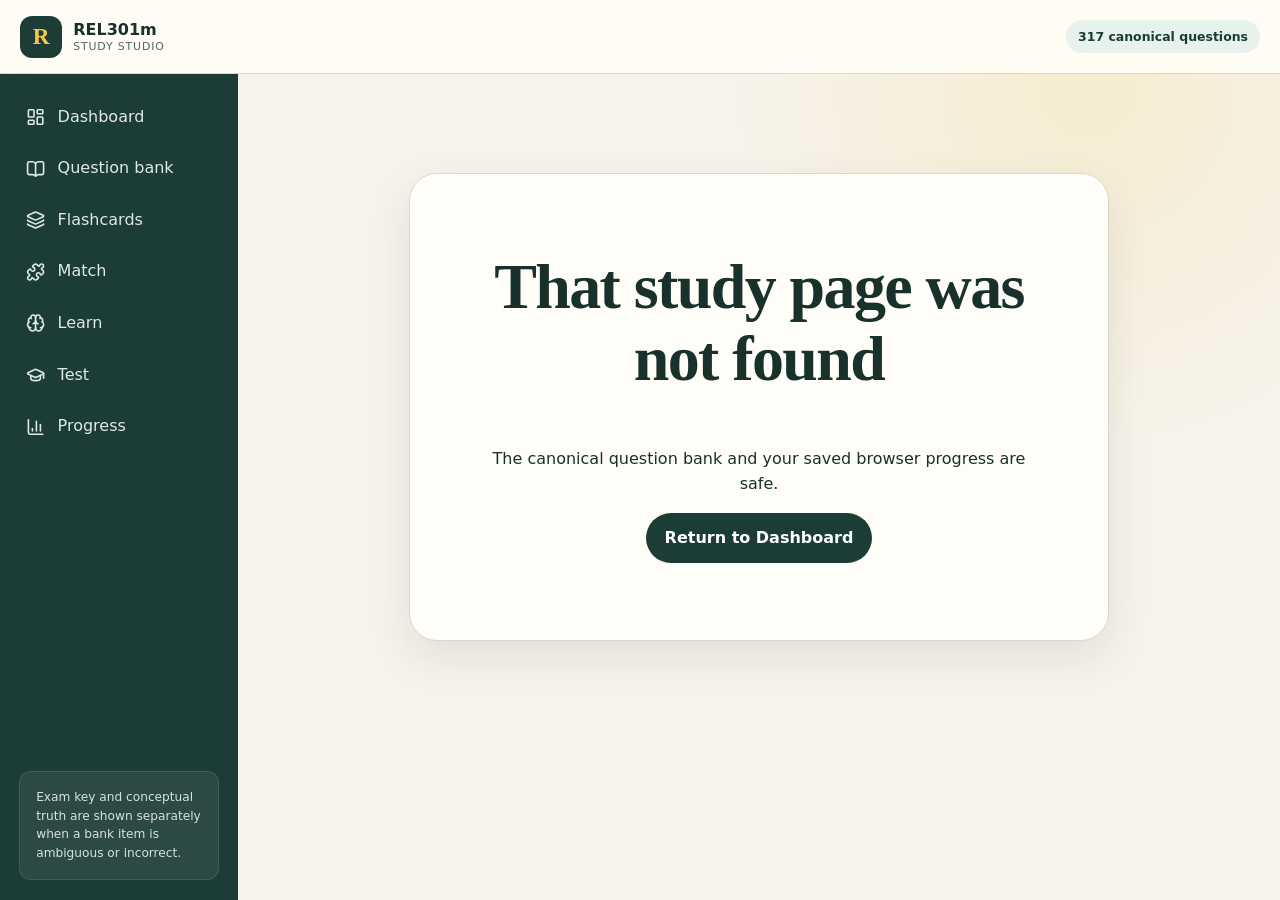
<file: rel301m/404/index.html>
<!DOCTYPE html><html lang="en"><head><meta charSet="utf-8"/><meta name="viewport" content="width=device-width, initial-scale=1"/><link rel="stylesheet" href="/rel301m/_next/static/chunks/09l9_0kbyobsf.css" data-precedence="next"/><link rel="preload" as="script" fetchPriority="low" href="/rel301m/_next/static/chunks/10qk6v6416kh8.js"/><script src="/rel301m/_next/static/chunks/27jktro2p5rq9.js" async=""></script><script src="/rel301m/_next/static/chunks/0i3rlv-exqfb1.js" async=""></script><script src="/rel301m/_next/static/chunks/3hdj40qmts5sf.js" async=""></script><script src="/rel301m/_next/static/chunks/turbopack-3cg6xsw8mgtsr.js" async=""></script><script src="/rel301m/_next/static/chunks/2y39az_trf3me.js" async=""></script><script src="/rel301m/_next/static/chunks/14mrh2-p_w84d.js" async=""></script><script src="/rel301m/_next/static/chunks/3llnoe3l6mrq4.js" async=""></script><script src="/rel301m/_next/static/chunks/2uge3qj3kd8n3.js" async=""></script><meta name="robots" content="noindex"/><meta name="theme-color" content="#1c3d35"/><meta name="color-scheme" content="light"/><title>REL301m Study Studio</title><meta name="description" content="Master all 317 canonical REL301m questions with evidence-aware explanations, flashcards, adaptive learn, match, and tests."/><meta name="application-name" content="REL301m Study Studio"/><link rel="manifest" href="/rel301m/manifest.webmanifest"/><script src="/rel301m/_next/static/chunks/0cz1d0mv5g_q7.js" noModule=""></script></head><body><div hidden=""><!--$--><!--/$--></div><div class="app-shell"><a class="skip-link" href="#main-content">Skip to content</a><header class="topbar"><button class="icon-button mobile-menu" type="button" aria-label="Open navigation" aria-expanded="false" aria-controls="study-navigation"><svg xmlns="http://www.w3.org/2000/svg" width="24" height="24" viewBox="0 0 24 24" fill="none" stroke="currentColor" stroke-width="2" stroke-linecap="round" stroke-linejoin="round" class="lucide lucide-menu" aria-hidden="true"><path d="M4 5h16"></path><path d="M4 12h16"></path><path d="M4 19h16"></path></svg></button><a class="brand" href="/rel301m/"><span class="brand-mark">R</span><span><strong>REL301m</strong><small>Study Studio</small></span></a><div class="source-badge">317 canonical questions</div></header><aside id="study-navigation" class="sidebar " aria-hidden="false"><nav aria-label="Study modes"><a class="nav-link" href="/rel301m/"><svg xmlns="http://www.w3.org/2000/svg" width="24" height="24" viewBox="0 0 24 24" fill="none" stroke="currentColor" stroke-width="2" stroke-linecap="round" stroke-linejoin="round" class="lucide lucide-layout-dashboard" aria-hidden="true"><rect width="7" height="9" x="3" y="3" rx="1"></rect><rect width="7" height="5" x="14" y="3" rx="1"></rect><rect width="7" height="9" x="14" y="12" rx="1"></rect><rect width="7" height="5" x="3" y="16" rx="1"></rect></svg><span>Dashboard</span></a><a class="nav-link" href="/rel301m/library/"><svg xmlns="http://www.w3.org/2000/svg" width="24" height="24" viewBox="0 0 24 24" fill="none" stroke="currentColor" stroke-width="2" stroke-linecap="round" stroke-linejoin="round" class="lucide lucide-book-open" aria-hidden="true"><path d="M12 5v16"></path><path d="M20.001 19A2 2 0 0022 17V5a2 2 0 00-1.999-2L16 3.002A5 5 0 0012 5a5 5 0 00-4-2H4a2 2 0 00-2 2v12a2 2 0 001.999 2H8a5 5 0 014 2 5 5 0 014-2z"></path></svg><span>Question bank</span></a><a class="nav-link" href="/rel301m/flashcards/"><svg xmlns="http://www.w3.org/2000/svg" width="24" height="24" viewBox="0 0 24 24" fill="none" stroke="currentColor" stroke-width="2" stroke-linecap="round" stroke-linejoin="round" class="lucide lucide-layers" aria-hidden="true"><path d="M12.83 2.18a2 2 0 0 0-1.66 0L2.6 6.08a1 1 0 0 0 0 1.83l8.58 3.91a2 2 0 0 0 1.66 0l8.58-3.9a1 1 0 0 0 0-1.83z"></path><path d="M2 12a1 1 0 0 0 .58.91l8.6 3.91a2 2 0 0 0 1.65 0l8.58-3.9A1 1 0 0 0 22 12"></path><path d="M2 17a1 1 0 0 0 .58.91l8.6 3.91a2 2 0 0 0 1.65 0l8.58-3.9A1 1 0 0 0 22 17"></path></svg><span>Flashcards</span></a><a class="nav-link" href="/rel301m/match/"><svg xmlns="http://www.w3.org/2000/svg" width="24" height="24" viewBox="0 0 24 24" fill="none" stroke="currentColor" stroke-width="2" stroke-linecap="round" stroke-linejoin="round" class="lucide lucide-puzzle" aria-hidden="true"><path d="M15.39 4.39a1 1 0 0 0 1.68-.474 2.5 2.5 0 1 1 3.014 3.015 1 1 0 0 0-.474 1.68l1.683 1.682a2.414 2.414 0 0 1 0 3.414L19.61 15.39a1 1 0 0 1-1.68-.474 2.5 2.5 0 1 0-3.014 3.015 1 1 0 0 1 .474 1.68l-1.683 1.682a2.414 2.414 0 0 1-3.414 0L8.61 19.61a1 1 0 0 0-1.68.474 2.5 2.5 0 1 1-3.014-3.015 1 1 0 0 0 .474-1.68l-1.683-1.682a2.414 2.414 0 0 1 0-3.414L4.39 8.61a1 1 0 0 1 1.68.474 2.5 2.5 0 1 0 3.014-3.015 1 1 0 0 1-.474-1.68l1.683-1.682a2.414 2.414 0 0 1 3.414 0z"></path></svg><span>Match</span></a><a class="nav-link" href="/rel301m/learn/"><svg xmlns="http://www.w3.org/2000/svg" width="24" height="24" viewBox="0 0 24 24" fill="none" stroke="currentColor" stroke-width="2" stroke-linecap="round" stroke-linejoin="round" class="lucide lucide-brain" aria-hidden="true"><path d="M12 18V5"></path><path d="M15 13a4.17 4.17 0 0 1-3-4 4.17 4.17 0 0 1-3 4"></path><path d="M17.598 6.5A3 3 0 1 0 12 5a3 3 0 1 0-5.598 1.5"></path><path d="M17.997 5.125a4 4 0 0 1 2.526 5.77"></path><path d="M18 18a4 4 0 0 0 2-7.464"></path><path d="M19.967 17.483A4 4 0 1 1 12 18a4 4 0 1 1-7.967-.517"></path><path d="M6 18a4 4 0 0 1-2-7.464"></path><path d="M6.003 5.125a4 4 0 0 0-2.526 5.77"></path></svg><span>Learn</span></a><a class="nav-link" href="/rel301m/test/"><svg xmlns="http://www.w3.org/2000/svg" width="24" height="24" viewBox="0 0 24 24" fill="none" stroke="currentColor" stroke-width="2" stroke-linecap="round" stroke-linejoin="round" class="lucide lucide-graduation-cap" aria-hidden="true"><path d="M21.42 10.922a1 1 0 0 0-.019-1.838L12.83 5.18a2 2 0 0 0-1.66 0L2.6 9.08a1 1 0 0 0 0 1.832l8.57 3.908a2 2 0 0 0 1.66 0z"></path><path d="M22 10v6"></path><path d="M6 12.5V16a6 3 0 0 0 12 0v-3.5"></path></svg><span>Test</span></a><a class="nav-link" href="/rel301m/progress/"><svg xmlns="http://www.w3.org/2000/svg" width="24" height="24" viewBox="0 0 24 24" fill="none" stroke="currentColor" stroke-width="2" stroke-linecap="round" stroke-linejoin="round" class="lucide lucide-chart-column" aria-hidden="true"><path d="M3 3v16a2 2 0 0 0 2 2h16"></path><path d="M18 17V9"></path><path d="M13 17V5"></path><path d="M8 17v-3"></path></svg><span>Progress</span></a></nav><p class="sidebar-note">Exam key and conceptual truth are shown separately when a bank item is ambiguous or incorrect.</p></aside><main id="main-content" class="main-content"><div class="page"><section class="empty-state"><h1>That study page was not found</h1><p>The canonical question bank and your saved browser progress are safe.</p><a class="button primary" href="/rel301m/">Return to Dashboard</a></section></div><!--$--><!--/$--></main></div><div class="connection-status" aria-live="polite"></div><script src="/rel301m/_next/static/chunks/10qk6v6416kh8.js" id="_R_" async=""></script><script>(self.__next_f=self.__next_f||[]).push([0])</script><script>self.__next_f.push([1,"1:\"$Sreact.fragment\"\n2:I[31934,[\"/rel301m/_next/static/chunks/2y39az_trf3me.js\",\"/rel301m/_next/static/chunks/14mrh2-p_w84d.js\",\"/rel301m/_next/static/chunks/3llnoe3l6mrq4.js\"],\"StudyProvider\"]\n3:I[63141,[\"/rel301m/_next/static/chunks/2y39az_trf3me.js\",\"/rel301m/_next/static/chunks/14mrh2-p_w84d.js\",\"/rel301m/_next/static/chunks/3llnoe3l6mrq4.js\"],\"AppShell\"]\n4:I[39756,[\"/rel301m/_next/static/chunks/2y39az_trf3me.js\",\"/rel301m/_next/static/chunks/14mrh2-p_w84d.js\",\"/rel301m/_next/static/chunks/3llnoe3l6mrq4.js\"],\"default\"]\n5:I[58298,[\"/rel301m/_next/static/chunks/2y39az_trf3me.js\",\"/rel301m/_next/static/chunks/14mrh2-p_w84d.js\",\"/rel301m/_next/static/chunks/3llnoe3l6mrq4.js\",\"/rel301m/_next/static/chunks/2uge3qj3kd8n3.js\"],\"default\"]\n6:I[37457,[\"/rel301m/_next/static/chunks/2y39az_trf3me.js\",\"/rel301m/_next/static/chunks/14mrh2-p_w84d.js\",\"/rel301m/_next/static/chunks/3llnoe3l6mrq4.js\"],\"default\"]\n7:I[22016,[\"/rel301m/_next/static/chunks/2y39az_trf3me.js\",\"/rel301m/_next/static/chunks/14mrh2-p_w84d.js\",\"/rel301m/_next/static/chunks/3llnoe3l6mrq4.js\"],\"\"]\n8:I[21838,[\"/rel301m/_next/static/chunks/2y39az_trf3me.js\",\"/rel301m/_next/static/chunks/14mrh2-p_w84d.js\",\"/rel301m/_next/static/chunks/3llnoe3l6mrq4.js\"],\"ServiceWorkerRegistration\"]\n9:I[97367,[\"/rel301m/_next/static/chunks/2y39az_trf3me.js\",\"/rel301m/_next/static/chunks/14mrh2-p_w84d.js\",\"/rel301m/_next/static/chunks/3llnoe3l6mrq4.js\"],\"OutletBoundary\"]\na:\"$Sreact.suspense\"\nd:I[97367,[\"/rel301m/_next/static/chunks/2y39az_trf3me.js\",\"/rel301m/_next/static/chunks/14mrh2-p_w84d.js\",\"/rel301m/_next/static/chunks/3llnoe3l6mrq4.js\"],\"ViewportBoundary\"]\nf:I[97367,[\"/rel301m/_next/static/chunks/2y39az_trf3me.js\",\"/rel301m/_next/static/chunks/14mrh2-p_w84d.js\",\"/rel301m/_next/static/chunks/3llnoe3l6mrq4.js\"],\"MetadataBoundary\"]\n11:I[68027,[\"/rel301m/_next/static/chunks/2y39az_trf3me.js\",\"/rel301m/_next/static/chunks/14mrh2-p_w84d.js\",\"/rel301m/_next/static/chunks/3llnoe3l6mrq4.js\"],\"default\",1]\n:HL[\"/rel301m/_next/static/chunks/09l9_0kbyobsf.css\",\"style\"]\n"])</script><script>self.__next_f.push([1,"0:{\"P\":null,\"c\":[\"\",\"_not-found\",\"\"],\"q\":\"\",\"i\":false,\"f\":[[[\"\",{\"children\":[\"/_not-found\",{\"children\":[\"__PAGE__\",{}]}]},\"$undefined\",\"$undefined\",16],[[\"$\",\"$1\",\"c\",{\"children\":[[[\"$\",\"link\",\"0\",{\"rel\":\"stylesheet\",\"href\":\"/rel301m/_next/static/chunks/09l9_0kbyobsf.css\",\"precedence\":\"next\",\"crossOrigin\":\"$undefined\",\"nonce\":\"$undefined\"}],[\"$\",\"script\",\"script-0\",{\"src\":\"/rel301m/_next/static/chunks/2y39az_trf3me.js\",\"async\":true,\"nonce\":\"$undefined\"}],[\"$\",\"script\",\"script-1\",{\"src\":\"/rel301m/_next/static/chunks/14mrh2-p_w84d.js\",\"async\":true,\"nonce\":\"$undefined\"}],[\"$\",\"script\",\"script-2\",{\"src\":\"/rel301m/_next/static/chunks/3llnoe3l6mrq4.js\",\"async\":true,\"nonce\":\"$undefined\"}]],[\"$\",\"html\",null,{\"lang\":\"en\",\"children\":[\"$\",\"body\",null,{\"children\":[\"$\",\"$L2\",null,{\"children\":[[\"$\",\"$L3\",null,{\"children\":[\"$\",\"$L4\",null,{\"parallelRouterKey\":\"children\",\"error\":\"$5\",\"errorStyles\":[],\"errorScripts\":[[\"$\",\"script\",\"script-0\",{\"src\":\"/rel301m/_next/static/chunks/2uge3qj3kd8n3.js\",\"async\":true}]],\"template\":[\"$\",\"$L6\",null,{}],\"templateStyles\":\"$undefined\",\"templateScripts\":\"$undefined\",\"notFound\":[[\"$\",\"div\",null,{\"className\":\"page\",\"children\":[\"$\",\"section\",null,{\"className\":\"empty-state\",\"children\":[[\"$\",\"h1\",null,{\"children\":\"That study page was not found\"}],[\"$\",\"p\",null,{\"children\":\"The canonical question bank and your saved browser progress are safe.\"}],[\"$\",\"$L7\",null,{\"className\":\"button primary\",\"href\":\"/\",\"children\":\"Return to Dashboard\"}]]}]}],[]],\"forbidden\":\"$undefined\",\"unauthorized\":\"$undefined\"}]}],[\"$\",\"$L8\",null,{}]]}]}]}]]}],{\"children\":[[\"$\",\"$1\",\"c\",{\"children\":[null,[\"$\",\"$L4\",null,{\"parallelRouterKey\":\"children\",\"error\":\"$undefined\",\"errorStyles\":\"$undefined\",\"errorScripts\":\"$undefined\",\"template\":[\"$\",\"$L6\",null,{}],\"templateStyles\":\"$undefined\",\"templateScripts\":\"$undefined\",\"notFound\":\"$undefined\",\"forbidden\":\"$undefined\",\"unauthorized\":\"$undefined\"}]]}],{\"children\":[[\"$\",\"$1\",\"c\",{\"children\":[[\"$\",\"div\",null,{\"className\":\"page\",\"children\":[\"$\",\"section\",null,{\"className\":\"empty-state\",\"children\":[[\"$\",\"h1\",null,{\"children\":\"That study page was not found\"}],[\"$\",\"p\",null,{\"children\":\"The canonical question bank and your saved browser progress are safe.\"}],[\"$\",\"$L7\",null,{\"className\":\"button primary\",\"href\":\"/\",\"children\":\"Return to Dashboard\"}]]}]}],null,[\"$\",\"$L9\",null,{\"children\":[\"$\",\"$a\",null,{\"name\":\"Next.MetadataOutlet\",\"children\":\"$@b\"}]}]]}],{},null,false,null]},null,false,\"$@c\"]},null,false,null],[\"$\",\"$1\",\"h\",{\"children\":[[\"$\",\"meta\",null,{\"name\":\"robots\",\"content\":\"noindex\"}],[\"$\",\"$Ld\",null,{\"children\":\"$Le\"}],[\"$\",\"div\",null,{\"hidden\":true,\"children\":[\"$\",\"$Lf\",null,{\"children\":[\"$\",\"$a\",null,{\"name\":\"Next.Metadata\",\"children\":\"$L10\"}]}]}],null]}],false]],\"m\":\"$undefined\",\"G\":[\"$11\",[[\"$\",\"link\",\"0\",{\"rel\":\"stylesheet\",\"href\":\"/rel301m/_next/static/chunks/09l9_0kbyobsf.css\",\"precedence\":\"next\",\"crossOrigin\":\"$undefined\",\"nonce\":\"$undefined\"}]]],\"S\":true,\"h\":null,\"s\":\"$undefined\",\"l\":\"$undefined\",\"p\":\"$undefined\",\"d\":\"$undefined\",\"b\":\"rel301m-study-0f926db6-cef7396b\"}\n"])</script><script>self.__next_f.push([1,"12:[]\nc:\"$W12\"\n"])</script><script>self.__next_f.push([1,"e:[[\"$\",\"meta\",\"0\",{\"charSet\":\"utf-8\"}],[\"$\",\"meta\",\"1\",{\"name\":\"viewport\",\"content\":\"width=device-width, initial-scale=1\"}],[\"$\",\"meta\",\"2\",{\"name\":\"theme-color\",\"content\":\"#1c3d35\"}],[\"$\",\"meta\",\"3\",{\"name\":\"color-scheme\",\"content\":\"light\"}]]\n"])</script><script>self.__next_f.push([1,"b:null\n10:[[\"$\",\"title\",\"0\",{\"children\":\"REL301m Study Studio\"}],[\"$\",\"meta\",\"1\",{\"name\":\"description\",\"content\":\"Master all 317 canonical REL301m questions with evidence-aware explanations, flashcards, adaptive learn, match, and tests.\"}],[\"$\",\"meta\",\"2\",{\"name\":\"application-name\",\"content\":\"REL301m Study Studio\"}],[\"$\",\"link\",\"3\",{\"rel\":\"manifest\",\"href\":\"/rel301m/manifest.webmanifest\",\"crossOrigin\":\"$undefined\"}]]\n"])</script></body></html>
</file>
<file: style.css>
/* ==========================================================================
   Portfolio - Clean Minimalist with Blue Accent
   Complex animations, color profile image, theme toggle
   ========================================================================== */

/* Import Typography */
@import url('https://fonts.googleapis.com/css2?family=Be+Vietnam+Pro:wght@300;400;500;600;700&display=swap');

/* ==========================================================================
   Design Tokens
   ========================================================================== */

:root {
  /* Colors - Light Mode with Blue Accent */
  --bg-color: #ffffff;
  --bg-secondary: #f8fafc;
  --text-primary: #0f172a;
  --text-secondary: #475569;
  --text-tertiary: #526277;
  --border-light: #e2e8f0;
  --border-strong: #0f172a;

  /* Blue Accent */
  --accent: #1d4ed8;
  --accent-light: #2563eb;
  --accent-dark: #1e40af;
  --accent-surface: #e8f0fe;
  --on-accent: #ffffff;
  --focus-ring: #1d4ed8;

  /* Spacing */
  --space-xs: 0.5rem;
  --space-sm: 1rem;
  --space-md: 1.5rem;
  --space-lg: 3rem;
  --space-xl: 5rem;

  /* Typography */
  --font-family: 'Be Vietnam Pro', 'Segoe UI', sans-serif;
  --text-xs: 0.875rem;
  --text-sm: 1rem;
  --text-md: 1.25rem;
  --text-lg: 2rem;
  --text-xl: 3rem;

  /* Transitions */
  --transition-fast: 150ms ease;
  --transition-base: 300ms ease;
  --transition-slow: 600ms cubic-bezier(0.16, 1, 0.3, 1);
}

/* Dark Mode */
[data-theme="dark"] {
  --bg-color: #0a0a0f;
  --bg-secondary: #12121a;
  --text-primary: #f1f5f9;
  --text-secondary: #a8b4c5;
  --text-tertiary: #8a99ad;
  --border-light: #1e293b;
  --border-strong: #f1f5f9;
  --accent: #60a5fa;
  --accent-light: #93c5fd;
  --accent-dark: #3b82f6;
  --accent-surface: #17233a;
  --on-accent: #0f172a;
  --focus-ring: #93c5fd;
}

/* Auto Dark Mode (when no preference set) */
@media (prefers-color-scheme: dark) {
  :root:not([data-theme="light"]):not([data-theme="dark"]) {
    --bg-color: #0a0a0f;
    --bg-secondary: #12121a;
    --text-primary: #f1f5f9;
    --text-secondary: #a8b4c5;
    --text-tertiary: #8a99ad;
    --border-light: #1e293b;
    --border-strong: #f1f5f9;
    --accent: #60a5fa;
    --accent-light: #93c5fd;
    --accent-dark: #3b82f6;
    --accent-surface: #17233a;
    --on-accent: #0f172a;
    --focus-ring: #93c5fd;
  }
}

/* ==========================================================================
   Reset & Base
   ========================================================================== */

* {
  margin: 0;
  padding: 0;
  box-sizing: border-box;
  letter-spacing: 0;
}

html {
  scroll-behavior: smooth;
  scroll-padding-top: 76px;
  font-size: 16px;
}

body {
  font-family: var(--font-family);
  background-color: var(--bg-color);
  color: var(--text-primary);
  line-height: 1.6;
  transition: background-color var(--transition-base), color var(--transition-base);
}

a {
  text-decoration: none;
  color: inherit;
  transition: all var(--transition-fast);
  touch-action: manipulation;
}

a:hover {
  color: var(--accent);
}

ul {
  list-style: none;
}

img {
  max-width: 100%;
  display: block;
}

button {
  touch-action: manipulation;
}

:focus-visible {
  outline: 3px solid var(--focus-ring);
  outline-offset: 3px;
}

.skip-link {
  position: fixed;
  top: var(--space-xs);
  left: var(--space-xs);
  z-index: 1100;
  display: inline-flex;
  min-height: 44px;
  align-items: center;
  padding: var(--space-xs) var(--space-sm);
  border-radius: 4px;
  background: var(--text-primary);
  color: var(--bg-color);
  font-weight: 600;
  transform: translateY(calc(-100% - var(--space-md)));
  transition: transform var(--transition-fast);
}

.skip-link:focus-visible {
  color: var(--bg-color);
  transform: translateY(0);
}

/* ==========================================================================
   Complex Animations
   ========================================================================== */

/* Fade up animation for hero */
.anim-fade-up {
  opacity: 0;
  transform: translateY(40px);
  animation: fadeUp 0.8s cubic-bezier(0.16, 1, 0.3, 1) forwards;
}

.anim-delay-1 {
  animation-delay: 0.1s;
}

.anim-delay-2 {
  animation-delay: 0.2s;
}

.anim-delay-3 {
  animation-delay: 0.35s;
}

.anim-delay-4 {
  animation-delay: 0.5s;
}

@keyframes fadeUp {
  to {
    opacity: 1;
    transform: translateY(0);
  }
}

/* Content remains available if JavaScript or IntersectionObserver is unavailable. */
.fade-in {
  opacity: 1;
  transform: translateY(0);
  transition: opacity var(--transition-slow), transform var(--transition-slow);
}

.reveal-ready .fade-in {
  opacity: 0;
  transform: translateY(30px);
}

.reveal-ready .fade-in.visible {
  opacity: 1;
  transform: translateY(0);
}

/* Staggered children animation */
.fade-in:nth-child(1) {
  transition-delay: 0ms;
}

.fade-in:nth-child(2) {
  transition-delay: 80ms;
}

.fade-in:nth-child(3) {
  transition-delay: 160ms;
}

.fade-in:nth-child(4) {
  transition-delay: 240ms;
}

.fade-in:nth-child(5) {
  transition-delay: 320ms;
}

/* Hover lift effect */
.hover-lift {
  transition: transform var(--transition-base), box-shadow var(--transition-base);
}

.hover-lift:hover {
  transform: translateY(-4px);
  box-shadow: 0 12px 24px -8px rgba(0, 0, 0, 0.15);
}

/* ==========================================================================
   Typography
   ========================================================================== */

h1,
h2,
h3,
h4 {
  font-weight: 600;
  letter-spacing: 0;
  line-height: 1.2;
  color: var(--text-primary);
}

h1 {
  font-size: clamp(2rem, 6vw, var(--text-xl));
}

h2 {
  font-size: var(--text-lg);
}

h3 {
  font-size: var(--text-md);
}

p {
  color: var(--text-secondary);
  font-size: var(--text-sm);
  line-height: 1.7;
}

/* ==========================================================================
   Layout
   ========================================================================== */

.container {
  max-width: 900px;
  margin: 0 auto;
  padding: 0 var(--space-md);
}

section {
  padding: var(--space-lg) 0;
}

/* ==========================================================================
   Header / Navigation
   ========================================================================== */

.site-header {
  position: fixed;
  top: 0;
  left: 0;
  width: 100%;
  background: rgba(255, 255, 255, 0.85);
  backdrop-filter: blur(12px);
  -webkit-backdrop-filter: blur(12px);
  border-bottom: 1px solid var(--border-light);
  z-index: 1000;
  transition: background-color var(--transition-base), border-color var(--transition-base);
}

[data-theme="dark"] .site-header {
  background: rgba(10, 10, 15, 0.85);
}

@media (prefers-color-scheme: dark) {
  :root:not([data-theme="light"]) .site-header {
    background: rgba(10, 10, 15, 0.85);
  }
}

.header-container {
  max-width: 1100px;
  margin: 0 auto;
  padding: var(--space-sm) var(--space-md);
  display: flex;
  align-items: center;
  justify-content: space-between;
}

/* Logo */
.logo {
  font-weight: 600;
  font-size: var(--text-sm);
  letter-spacing: 0;
  color: var(--text-primary);
  display: inline-flex;
  min-height: 44px;
  align-items: center;
}

.logo:hover {
  color: var(--accent);
}

/* Navigation Group */
.nav-group {
  display: flex;
  align-items: center;
  gap: var(--space-sm);
}

.nav-link {
  font-size: var(--text-xs);
  color: var(--text-secondary);
  text-transform: uppercase;
  letter-spacing: 0;
  padding: var(--space-xs) 0;
  position: relative;
  display: inline-flex;
  min-width: 44px;
  min-height: 44px;
  align-items: center;
  justify-content: center;
}

.nav-link::after {
  content: '';
  position: absolute;
  bottom: 0;
  left: 0;
  width: 0;
  height: 2px;
  background-color: var(--accent);
  transition: width var(--transition-fast);
}

.nav-link:hover,
.nav-link.active {
  color: var(--accent);
}

.nav-link.active::after,
.nav-link:hover::after {
  width: 100%;
}

/* Resume Link */
.nav-resume {
  padding: var(--space-xs) var(--space-sm);
  border: 1px solid var(--accent);
  background: transparent;
  color: var(--accent);
  font-weight: 500;
  font-family: inherit;
  font-size: var(--text-xs);
  cursor: pointer;
  border-radius: 4px;
}

.nav-resume:hover {
  background-color: var(--accent);
  color: var(--on-accent);
}

.nav-resume::after {
  display: none;
}

.nav-resume:focus-visible {
  outline: 2px solid var(--focus-ring);
  outline-offset: 1px;
}

/* Resume Dropdown */
.resume-dropdown {
  position: relative;
}

.resume-dropdown-menu {
  position: absolute;
  top: calc(100% + var(--space-xs));
  right: 0;
  min-width: 160px;
  background-color: var(--bg-color);
  border: 1px solid var(--border-light);
  border-radius: 6px;
  box-shadow: 0 12px 24px -8px rgba(0, 0, 0, 0.15);
  padding: var(--space-xs);
  display: flex;
  flex-direction: column;
  gap: 2px;
  opacity: 0;
  visibility: hidden;
  transform: translateY(-4px);
  transition: opacity var(--transition-fast), transform var(--transition-fast), visibility var(--transition-fast);
  z-index: 1010;
}

.resume-dropdown-menu.active {
  opacity: 1;
  visibility: visible;
  transform: translateY(0);
}

.resume-dropdown-item {
  padding: var(--space-xs) var(--space-sm);
  border-radius: 4px;
  color: var(--text-secondary);
  font-size: var(--text-xs);
  text-transform: none;
  letter-spacing: 0;
  min-height: 40px;
  display: flex;
  align-items: center;
  justify-content: flex-start;
}

.resume-dropdown-item:hover,
.resume-dropdown-item:focus-visible {
  background-color: var(--accent-surface);
  color: var(--accent);
}

/* Language Toggle */
.lang-toggle {
  background: transparent;
  border: 1px solid var(--border-light);
  border-radius: 4px;
  padding: var(--space-xs) var(--space-sm);
  cursor: pointer;
  font-size: var(--text-xs);
  color: var(--text-secondary);
  font-weight: 600;
  transition: all var(--transition-fast);
  font-family: var(--font-family);
  min-width: 44px;
  min-height: 44px;
}

.lang-toggle:hover {
  border-color: var(--accent);
  color: var(--accent);
}

/* Theme Toggle */
.theme-toggle {
  background: transparent;
  border: 1px solid var(--border-light);
  border-radius: 4px;
  padding: var(--space-xs) var(--space-sm);
  cursor: pointer;
  font-size: var(--text-xs);
  font-weight: 600;
  color: var(--text-secondary);
  transition: all var(--transition-fast);
  min-width: 44px;
  min-height: 44px;
  display: flex;
  align-items: center;
  justify-content: center;
  font-family: var(--font-family);
}

.theme-toggle:hover {
  border-color: var(--accent);
  color: var(--accent);
}

/* Mobile Menu Toggle */
.mobile-menu-toggle {
  display: none;
  background: transparent;
  border: 1px solid var(--border-light);
  border-radius: 4px;
  padding: var(--space-xs);
  cursor: pointer;
  font-size: var(--text-sm);
  color: var(--text-primary);
  width: 44px;
  height: 44px;
}

/* ==========================================================================
   Hero Section
   ========================================================================== */

.hero {
  min-height: 78vh;
  min-height: 78dvh;
  display: flex;
  align-items: center;
  padding-top: var(--space-xl);
}

.hero-content {
  max-width: 700px;
}

.hero-greeting {
  font-size: var(--text-md);
  color: var(--accent);
  margin-bottom: var(--space-xs);
  font-weight: 500;
}

.hero-title {
  margin-bottom: var(--space-sm);
}

.hero-subtitle {
  font-size: var(--text-md);
  color: var(--text-secondary);
  margin-bottom: var(--space-md);
  max-width: 550px;
}

.hero-actions {
  display: flex;
  flex-wrap: wrap;
  align-items: center;
  gap: var(--space-xs) var(--space-sm);
  margin-bottom: var(--space-sm);
}

.hero-primary-action {
  display: inline-flex;
  min-height: 44px;
  align-items: center;
  justify-content: center;
  font-weight: 600;
  padding: var(--space-xs) var(--space-sm);
  border: 1px solid var(--accent);
  border-radius: 4px;
  background: var(--accent);
  color: var(--on-accent);
}

.hero-primary-action:hover {
  border-color: var(--accent-dark);
  background: var(--accent-dark);
  color: var(--on-accent);
  transform: translateY(-2px);
}

/* Hero Social Icons */
.hero-socials {
  display: flex;
  gap: var(--space-xs);
}

.social-icon {
  font-size: 1.5rem;
  color: var(--text-secondary);
  transition: all var(--transition-fast);
  display: inline-flex;
  width: 44px;
  height: 44px;
  align-items: center;
  justify-content: center;
}

.social-icon:hover {
  color: var(--accent);
  transform: translateY(-3px);
}

/* ==========================================================================
   Section Headers
   ========================================================================== */

.section-header {
  display: flex;
  align-items: center;
  gap: var(--space-md);
  margin-bottom: var(--space-lg);
}

.section-label {
  font-size: var(--text-xs);
  text-transform: uppercase;
  letter-spacing: 0;
  color: var(--accent);
  font-weight: 600;
  white-space: nowrap;
}

.section-divider {
  flex: 1;
  height: 1px;
  background: linear-gradient(90deg, var(--border-light), transparent);
}

/* ==========================================================================
   About Section - COLOR PROFILE IMAGE
   ========================================================================== */

.about-content {
  display: grid;
  grid-template-columns: auto 1fr;
  gap: var(--space-lg);
  align-items: center;
}

.profile-img {
  width: 140px;
  height: 140px;
  object-fit: cover;
  border-radius: 50%;
  border: 3px solid var(--accent);
  transition: all var(--transition-base);
  /* NO GRAYSCALE - FULL COLOR */
}

.profile-img:hover {
  transform: scale(1.05);
  box-shadow: 0 8px 24px rgba(37, 99, 235, 0.25);
}

.about-text p {
  max-width: 55ch;
}

/* ==========================================================================
   Experience Section
   ========================================================================== */

.experience-list {
  display: flex;
  flex-direction: column;
  gap: var(--space-lg);
}

.experience-item {
  display: grid;
  grid-template-columns: 160px 1fr;
  gap: var(--space-md);
}

.experience-meta {
  color: var(--text-tertiary);
  font-size: var(--text-xs);
}

.experience-title {
  font-size: var(--text-md);
  margin-bottom: var(--space-xs);
}

.experience-company {
  color: var(--accent);
  margin-bottom: var(--space-sm);
  font-size: var(--text-sm);
  font-weight: 500;
}

.experience-description {
  margin-top: var(--space-xs);
}

.experience-description li {
  color: var(--text-secondary);
  padding-left: var(--space-sm);
  position: relative;
  margin-bottom: var(--space-xs);
  font-size: var(--text-xs);
}

.experience-description li::before {
  content: '▹';
  position: absolute;
  left: 0;
  color: var(--accent);
  font-size: 0.8rem;
}

/* ==========================================================================
   Projects Section
   ========================================================================== */

.projects-list {
  display: flex;
  flex-direction: column;
  gap: var(--space-lg);
}

.project-item {
  display: grid;
  grid-template-columns: 140px 1fr;
  gap: var(--space-md);
  padding: var(--space-md);
  border-radius: 8px;
  background: var(--bg-secondary);
  border: 1px solid transparent;
  transition: all var(--transition-base);
}

.project-item:hover {
  border-color: var(--accent);
  transform: translateX(4px);
}

.project-meta {
  color: var(--text-tertiary);
  font-size: var(--text-xs);
  display: flex;
  flex-direction: column;
  gap: 2px;
}

.project-title {
  font-size: var(--text-md);
  margin-bottom: var(--space-xs);
}

.project-description {
  margin-bottom: var(--space-sm);
  max-width: 55ch;
  font-size: var(--text-sm);
}

/* CV-style bullet list inside project cards (mirrors experience bullets) */
.project-bullets {
  margin-bottom: var(--space-sm);
  max-width: 65ch;
}

.project-bullets li {
  color: var(--text-secondary);
  padding-left: var(--space-sm);
  position: relative;
  margin-bottom: var(--space-xs);
  font-size: var(--text-xs);
}

.project-bullets li::before {
  content: '▹';
  position: absolute;
  left: 0;
  color: var(--accent);
  font-size: 0.8rem;
}

.project-bullets a {
  color: var(--accent);
  word-break: break-all;
}

/* Publication callout (highlights the peer-reviewed paper inside a project card) */
.publication-callout {
  border: 1px solid var(--border-light);
  border-left: 3px solid var(--accent);
  border-radius: 6px;
  padding: var(--space-sm);
  margin-bottom: var(--space-sm);
  max-width: 65ch;
  background-color: var(--accent-surface);
}

.publication-label {
  display: block;
  font-size: 0.75rem;
  text-transform: uppercase;
  letter-spacing: 0;
  font-weight: 600;
  color: var(--accent);
  margin-bottom: 0.35rem;
}

.publication-title {
  font-size: var(--text-xs);
  margin-bottom: 0.35rem;
}

.publication-callout a {
  color: var(--accent);
  font-size: var(--text-xs);
  text-decoration: underline;
  text-underline-offset: 0.2em;
  word-break: break-all;
}

.project-tech {
  display: flex;
  flex-wrap: wrap;
  gap: var(--space-xs);
}

.tech-tag {
  font-size: var(--text-xs);
  padding: 0.25rem 0.75rem;
  background-color: var(--accent-surface);
  color: var(--accent);
  border-radius: 99px;
  font-weight: 500;
}

/* ==========================================================================
   Skills Section
   ========================================================================== */

.skills-grid {
  display: grid;
  grid-template-columns: repeat(auto-fill, minmax(180px, 1fr));
  gap: var(--space-lg);
}

.skill-category h3 {
  font-size: var(--text-sm);
  margin-bottom: var(--space-sm);
  color: var(--accent);
}

.skill-list li {
  color: var(--text-secondary);
  margin-bottom: var(--space-xs);
  font-size: var(--text-xs);
}

/* ==========================================================================
   Contact Section
   ========================================================================== */

.contact-content {
  max-width: 500px;
}

.contact-text {
  margin-bottom: var(--space-md);
}

.contact-email {
  display: inline-flex;
  min-height: 44px;
  align-items: center;
  font-size: clamp(1.25rem, 3vw, 2rem);
  font-weight: 600;
  color: var(--accent);
  margin-bottom: var(--space-md);
  border-bottom: 2px solid transparent;
  transition: border-color var(--transition-fast);
}

.contact-email:hover {
  border-color: var(--accent);
}

.contact-links {
  display: flex;
  gap: var(--space-md);
  flex-wrap: wrap;
}

.contact-link {
  font-size: var(--text-sm);
  color: var(--text-secondary);
  display: flex;
  align-items: center;
  gap: var(--space-xs);
  min-width: 44px;
  min-height: 44px;
}

.contact-link:hover {
  color: var(--accent);
}

/* ==========================================================================
   Footer
   ========================================================================== */

.site-footer {
  padding: var(--space-md) 0;
  margin-top: var(--space-lg);
}

.site-footer p {
  font-size: var(--text-xs);
  color: var(--text-tertiary);
}

/* ==========================================================================
   Responsive Design
   ========================================================================== */

@media (max-width: 960px) {
  .nav-group {
    display: none;
    position: absolute;
    top: 100%;
    left: 0;
    width: 100%;
    background: var(--bg-color);
    border-bottom: 1px solid var(--border-light);
    flex-direction: column;
    padding: var(--space-sm);
    gap: var(--space-xs);
    max-height: calc(100vh - 76px);
    max-height: calc(100dvh - 76px);
    overflow-y: auto;
  }

  .nav-group.active {
    display: flex;
  }

  .nav-group .nav-link,
  .nav-group .lang-toggle,
  .nav-group .theme-toggle {
    width: 100%;
    min-height: 44px;
  }

  .nav-group .nav-link {
    padding: var(--space-xs) var(--space-sm);
  }

  /* Resume dropdown: render inline instead of as an absolute overlay,
     since .nav-group's overflow-y: auto would clip an absolutely
     positioned menu on short viewports. */
  .resume-dropdown-menu {
    position: static;
    display: none;
    opacity: 1;
    visibility: visible;
    transform: none;
    box-shadow: none;
    border: none;
    margin-top: var(--space-xs);
    width: 100%;
  }

  .resume-dropdown-menu.active {
    display: flex;
  }

  .mobile-menu-toggle {
    display: flex;
    align-items: center;
    justify-content: center;
  }
}

@media (max-width: 768px) {

  .about-content,
  .experience-item,
  .project-item {
    grid-template-columns: 1fr;
    gap: var(--space-sm);
  }

  .about-content {
    text-align: left;
  }

  .profile-img {
    margin: 0 auto;
  }

  .hero {
    min-height: 70vh;
    min-height: 70dvh;
  }

  .hero-socials {
    justify-content: center;
  }

  .experience-description li,
  .project-bullets li,
  .skill-list li,
  .publication-title,
  .publication-callout a {
    font-size: var(--text-sm);
  }

  .publication-label {
    font-size: var(--text-xs);
  }

  .section-header {
    flex-direction: column;
    align-items: flex-start;
    gap: var(--space-xs);
  }

  .section-divider {
    width: 60px;
  }
}

@media (max-width: 480px) {
  .container {
    padding: 0 var(--space-sm);
  }

  section {
    padding: var(--space-md) 0;
  }

  .hero-primary-action {
    width: 100%;
  }
}

@media (prefers-reduced-motion: reduce) {
  html {
    scroll-behavior: auto;
  }

  *,
  *::before,
  *::after {
    animation-duration: 0.01ms !important;
    animation-iteration-count: 1 !important;
    transition-duration: 0.01ms !important;
    scroll-behavior: auto !important;
  }

  .anim-fade-up,
  .fade-in,
  .reveal-ready .fade-in {
    opacity: 1;
    transform: none;
  }

  .hover-lift:hover,
  .profile-img:hover,
  .project-item:hover,
  .hero-primary-action:hover,
  .social-icon:hover {
    transform: none;
  }
}
</file>
<file: rel301m/_next/static/chunks/09l9_0kbyobsf.css>
:root{--ink:#18312b;--ink-soft:#52645f;--forest:#1c3d35;--forest-2:#285b4e;--paper:#f6f3ea;--surface:#fffdf7;--line:#d9d8cc;--gold:#f5c84c;--peach:#e77652;--mint:#b9ddcd;--lavender:#d8d2ed;--red:#b44338;--green:#237b5b;--shadow:0 16px 42px #233a321a;--radius:18px;--font-sans:Inter, Aptos, "Segoe UI", system-ui, sans-serif;--font-display:Lora, Georgia, "Times New Roman", serif}*{box-sizing:border-box}html{background:var(--paper);scroll-behavior:smooth}body{color:var(--ink);background:radial-gradient(circle at 85% 10%, #f5c84c29, transparent 22rem), var(--paper);font-family:var(--font-sans), system-ui, sans-serif;margin:0;line-height:1.55}button,input,select{color:inherit;font:inherit}button,a,input,select,summary{outline-offset:3px}:focus-visible{outline:3px solid #217b68}a{color:inherit;text-decoration:none}h1,h2,h3,p{margin-top:0}h1,h2{font-family:var(--font-display), Georgia, serif;letter-spacing:-.025em;line-height:1.12}h1{font-size:clamp(2.15rem,5vw,4.5rem)}h2{font-size:clamp(1.55rem,3vw,2.4rem)}.sr-only{clip:rect(0, 0, 0, 0);white-space:nowrap;border:0;width:1px;height:1px;margin:-1px;padding:0;position:absolute;overflow:hidden}.skip-link{z-index:100;color:#fff;background:var(--forest);border-radius:8px;padding:.75rem 1rem;position:fixed;top:-5rem;left:1rem}.skip-link:focus{top:1rem}.eyebrow{color:var(--forest-2);letter-spacing:.13em;text-transform:uppercase;align-items:center;gap:.45rem;margin-bottom:.65rem;font-size:.76rem;font-weight:800;display:flex}.eyebrow svg{width:1rem}.button{cursor:pointer;border:1px solid #0000;border-radius:999px;justify-content:center;align-items:center;gap:.55rem;min-height:44px;padding:.72rem 1.1rem;font-weight:750;display:inline-flex}.button svg{width:1.1rem}.button:disabled{opacity:.45;cursor:not-allowed}.button.primary{color:#fff;background:var(--forest)}.button.primary:hover{background:var(--forest-2)}.button.secondary{background:var(--surface);border-color:var(--line)}.button.danger{color:var(--red);background:#fff5f3;border-color:#e4bcb6}.icon-button{background:var(--surface);border:1px solid var(--line);cursor:pointer;border-radius:50%;place-items:center;width:44px;height:44px;padding:0;display:inline-grid}.icon-button svg{width:1.25rem}.button-row,.toolbar-actions,.mastery-buttons{flex-wrap:wrap;gap:.7rem;display:flex}select,input[type=number],input[type=text]{background:var(--surface);border:1px solid var(--line);border-radius:10px;min-height:44px;padding:.65rem .8rem}.empty-state,.completion-card{text-align:center;background:var(--surface);border:1px solid var(--line);max-width:700px;box-shadow:var(--shadow);border-radius:28px;margin:3rem auto;padding:clamp(2rem,6vw,5rem)}.empty-state.compact{margin:1rem 0;padding:2rem}.completion-icon{width:4rem;height:4rem;color:var(--forest);background:var(--gold);border-radius:50%;place-items:center;margin:0 auto 1rem;display:grid}.loading-state{place-items:center;min-height:60vh;display:grid}@media (prefers-reduced-motion:reduce){*,:before,:after{scroll-behavior:auto!important;transition-duration:.01ms!important;animation-duration:.01ms!important;animation-iteration-count:1!important}}
.app-shell{min-height:100vh}.topbar{z-index:30;border-bottom:1px solid var(--line);-webkit-backdrop-filter:blur(14px);backdrop-filter:blur(14px);background:#fffdf7eb;align-items:center;gap:1rem;height:74px;padding:0 1.25rem;display:flex;position:fixed;top:0;left:0;right:0}.brand{align-items:center;gap:.7rem;display:flex}.brand-mark{width:42px;height:42px;color:var(--gold);font-family:var(--font-display), serif;background:var(--forest);border-radius:12px;place-items:center;font-size:1.45rem;font-weight:800;display:grid}.brand strong,.brand small{line-height:1.2;display:block}.brand small{color:var(--ink-soft);letter-spacing:.08em;text-transform:uppercase;font-size:.68rem}.source-badge{color:var(--forest);background:#e7f2ec;border-radius:999px;margin-left:auto;padding:.42rem .75rem;font-size:.78rem;font-weight:750}.sidebar{z-index:25;background:var(--forest);flex-direction:column;width:238px;padding:1.25rem .8rem;display:flex;position:fixed;top:74px;bottom:0;left:0;overflow-y:auto}.sidebar nav{gap:.35rem;display:grid}.nav-link{color:#dfe9e5;border-radius:11px;align-items:center;gap:.8rem;min-height:46px;padding:.6rem .8rem;display:flex}.nav-link:hover,.nav-link.active{color:var(--forest);background:var(--gold)}.nav-link svg{width:1.2rem}.sidebar-note{color:#d5e2dd;background:#ffffff12;border:1px solid #ffffff1a;border-radius:12px;margin:auto .4rem 0;padding:1rem;font-size:.76rem}.main-content{min-height:100vh;padding-top:74px;padding-left:238px}.global-storage-warning{color:#503b00;background:#fff4c7;border:1px solid #d5ad2a;border-radius:14px;justify-content:space-between;align-items:center;gap:1rem;margin:1rem clamp(1rem,3vw,2.5rem) 0;padding:.85rem 1rem;display:flex}.global-storage-warning span{line-height:1.45}.page{width:min(1260px,100%);margin:0 auto;padding:clamp(1.25rem,4vw,3.5rem)}.page-header{max-width:820px;margin-bottom:2rem}.page-header h1,.study-toolbar h1{margin-bottom:.8rem}.page-header>p:last-child,.study-toolbar>div>p:last-child{color:var(--ink-soft)}.hero{background:linear-gradient(125deg, #fffdf7eb, #f2eddcd9), var(--surface);border:1px solid var(--line);min-height:460px;box-shadow:var(--shadow);border-radius:30px;grid-template-columns:minmax(0,1.4fr) minmax(280px,.7fr);align-items:center;gap:2rem;padding:clamp(2rem,6vw,5rem);display:grid}.hero h1{max-width:850px;margin-bottom:1.25rem}.hero-copy{max-width:720px;color:var(--ink-soft);font-size:1.08rem}.hero-progress{background:var(--forest);color:#fff;border-radius:26px;justify-items:center;gap:1.6rem;padding:2rem;display:grid}.progress-orbit{text-align:center;border:15px solid var(--gold);border-right-color:#fff3;border-radius:50%;place-content:center;width:190px;height:190px;display:grid}.progress-orbit strong{font-family:var(--font-display), serif;font-size:3rem;line-height:1}.progress-orbit small{color:#dce8e3}.hero-progress>div{width:100%}.hero-progress>div>svg{width:1.5rem;color:var(--gold)}.hero-progress p{justify-content:space-between;margin:.45rem 0 0;display:flex}.daily-panel{border-radius:var(--radius);background:#e9f3ee;border:1px solid #c9dfd4;grid-template-columns:minmax(220px,.8fr) minmax(200px,1.2fr) auto;align-items:center;gap:1.5rem;margin:1.5rem 0 3rem;padding:1.25rem 1.5rem;display:grid}.daily-panel h2{margin:0;font-size:1.25rem}.goal-meter{background:#1c3d3524;border-radius:99px;height:10px;overflow:hidden}.goal-meter-fill{background:var(--forest);border-radius:inherit;height:100%}.section-heading{justify-content:space-between;align-items:end;margin-bottom:1.25rem;display:flex}.mode-grid{grid-template-columns:repeat(4,minmax(0,1fr));gap:1rem;display:grid}.mode-card{border-radius:var(--radius);border:1px solid #18312b1a;min-height:260px;padding:1.4rem;transition:transform .16s,box-shadow .16s}.mode-card:hover{box-shadow:var(--shadow);transform:translateY(-4px)}.mode-card.mint{background:var(--mint)}.mode-card.peach{background:#f4c4b3}.mode-card.gold{background:#f5dda0}.mode-card.lavender{background:var(--lavender)}.mode-icon{background:#ffffffa6;border-radius:13px;place-items:center;width:3rem;height:3rem;margin-bottom:2rem;display:grid}.mode-card h3{margin-bottom:.5rem;font-size:1.2rem}.mode-card p{color:#3f524d}.text-link{align-items:center;gap:.35rem;margin-top:auto;font-weight:800;display:flex}.text-link svg{width:1rem}.dashboard-detail-grid{grid-template-columns:repeat(2,minmax(0,1fr));gap:1rem;margin-top:1.25rem;display:grid}.dashboard-detail-grid>article{background:var(--surface);border:1px solid var(--line);border-radius:var(--radius);padding:1.5rem}.compact-metrics{grid-template-columns:repeat(3,minmax(0,1fr));margin-top:1rem}.compact-metrics span,.session-list p{gap:.15rem;display:grid}.compact-metrics strong{font-size:1.65rem}.session-list{gap:.6rem;margin-top:1rem;display:grid}.session-list p{background:#f7f5ee;border-radius:9px;grid-template-columns:1fr auto;margin:0;padding:.7rem}.mobile-menu,.sidebar-scrim{display:none}
.filter-bar{background:var(--surface);border:1px solid var(--line);border-radius:14px;flex-wrap:wrap;gap:.7rem;padding:.8rem;display:flex;box-shadow:0 7px 20px #233a320d}.search-field{border:1px solid var(--line);background:#fff;border-radius:10px;flex:1;align-items:center;gap:.6rem;min-width:min(380px,100%);padding:0 .75rem;display:flex}.search-field input{background:0 0;border:0;width:100%}.search-field svg{width:1.15rem;color:var(--ink-soft)}.filter-toggle{border:1px solid var(--line);cursor:pointer;background:#fff;border-radius:10px;align-items:center;gap:.4rem;padding:.5rem .75rem;display:flex}.filter-panel-toggle{min-height:44px;color:var(--forest);background:var(--mint);border:1px solid var(--forest);font:inherit;cursor:pointer;border-radius:10px;padding:.5rem .8rem;font-weight:800;display:none}.filter-toggle.active{background:#fff5ce;border-color:#d6ab2e}.filter-toggle svg{width:1.1rem}.result-count{color:var(--ink-soft);margin:1rem 0;font-size:.84rem}.question-list{gap:.65rem;display:grid}.question-row{content-visibility:auto;contain-intrinsic-size:84px;background:var(--surface);border:1px solid var(--line);border-radius:13px;overflow:hidden}.question-row-main{display:flex}.favorite-button{color:#9b7921;cursor:pointer;background:0 0;border:0;flex:0 0 50px;width:50px}.favorite-button svg{width:1.1rem}.question-disclosure{text-align:left;cursor:pointer;background:0 0;border:0;flex:1;grid-template-columns:58px minmax(0,1fr) auto 24px;align-items:center;gap:.8rem;min-height:72px;padding:.75rem 1rem .75rem 0;display:grid}.question-id{font-family:ui-monospace,monospace;font-size:.78rem;font-weight:800}.question-title{font-weight:650}.question-disclosure>svg{width:1rem;transition:transform .16s}.question-disclosure>svg.rotate{transform:rotate(180deg)}.question-row-details{border-top:1px solid var(--line);padding:0 1.25rem 1.25rem 3.1rem}.compact-options{gap:.4rem;margin:1.25rem 0;padding:0;list-style:none;display:grid}.verdict{white-space:nowrap;border-radius:99px;width:fit-content;padding:.25rem .55rem;font-size:.68rem;font-weight:800;display:inline-flex}.verdict-correct{color:#165d42;background:#dff1e7}.verdict-acceptable-with-caveat{color:#765a06;background:#fff0b6}.verdict-incorrect{color:#8b322a;background:#f8d8d3}.verdict-bank-key-only{color:#4f4674;background:#e6e1f6}.explanation-panel{background:#f0eee5;border-radius:13px;padding:1.1rem}.explanation-heading{flex-wrap:wrap;align-items:center;gap:.6rem;margin-bottom:1rem;display:flex}.evidence-label{color:var(--ink-soft);font-size:.72rem}.answer-comparison{grid-template-columns:1fr 1fr;gap:.8rem;margin-bottom:1rem;display:grid}.answer-comparison>div{background:var(--surface);border-left:4px solid var(--gold);border-radius:8px;padding:.9rem}.answer-comparison>div+div{border-left-color:var(--forest-2)}.answer-comparison small,.answer-comparison strong{display:block}.answer-comparison small{color:var(--ink-soft);margin-bottom:.35rem}.takeaway{background:#fff5c9;border-radius:8px;padding:.85rem}.rationale-list{gap:.55rem;display:grid}.rationale-list>div{grid-template-columns:28px 1fr;gap:.5rem;display:grid}.rationale-list strong{color:#fff;background:var(--forest);border-radius:7px;place-items:center;width:26px;height:26px;display:grid}.rationale-list p{margin:0}.source-caution{color:var(--ink-soft);border-top:1px solid var(--line);margin:1rem 0 0;padding-top:1rem;font-size:.8rem}.study-toolbar{justify-content:space-between;align-items:end;gap:1rem;margin-bottom:1rem;display:flex}.study-toolbar h1{font-size:clamp(1.8rem,4vw,3rem)}.deck-progress{max-width:900px;color:var(--ink-soft);grid-template-columns:auto minmax(120px,1fr);align-items:center;gap:1rem;margin:0 auto 1rem;font-size:.82rem;display:grid}.deck-progress>div,.match-progress{background:#dddcd1;border-radius:99px;height:7px;overflow:hidden}.deck-progress i,.match-progress i{background:var(--forest);border-radius:inherit;height:100%;display:block}.flashcard{text-align:left;cursor:pointer;perspective:1200px;background:0 0;border:0;width:min(900px,100%);min-height:570px;margin:0 auto;padding:0;scroll-margin-top:6.5rem;display:block;position:relative}.flashcard-flip-control{z-index:2;cursor:pointer;background:0 0;border:0;border-radius:24px;width:100%;padding:0;position:absolute;inset:0}.flashcard-flip-control:focus-visible{outline:4px solid var(--focus);outline-offset:4px}.flashcard-face{background:var(--surface);border:1px solid var(--line);min-height:570px;box-shadow:var(--shadow);border-radius:24px;padding:clamp(1.5rem,5vw,3.5rem)}.flashcard-back,.flashcard.is-flipped .flashcard-front{display:none}.flashcard.is-flipped .flashcard-back{display:block}.card-meta{color:var(--ink-soft);text-transform:uppercase;justify-content:space-between;gap:1rem;margin-bottom:2rem;font-size:.76rem;display:flex}.flashcard h2{font-size:clamp(1.55rem,4vw,2.6rem)}.flashcard ol{gap:.65rem;padding:0;list-style:none;display:grid}.flashcard li{grid-template-columns:34px 1fr;align-items:center;gap:.7rem;display:grid}.flashcard li strong{color:#fff;background:var(--forest);border-radius:50%;place-items:center;width:32px;height:32px;display:grid}.flip-hint{color:var(--ink-soft);justify-content:center;align-items:center;gap:.4rem;margin-top:2rem;font-size:.75rem;display:flex}.flip-hint svg{width:1rem}.deck-controls{flex-wrap:wrap;justify-content:center;gap:.7rem;margin:1rem auto;display:flex}.button.favorite.active{color:#705300;background:#fff0a9}.button.needs-work{color:var(--red);background:#fff1ef}.keyboard-help{text-align:center;color:var(--ink-soft);font-size:.72rem}
.learn-card,.test-question,.test-setup,.progress-section{background:var(--surface);border:1px solid var(--line);border-radius:var(--radius);box-shadow:var(--shadow);padding:clamp(1.25rem,4vw,2.5rem)}.learn-card{max-width:900px;margin:0 auto}.answer-grid{gap:.7rem;margin:1.5rem 0;display:grid}.answer-option{text-align:left;border:1px solid var(--line);cursor:pointer;background:#fff;border-radius:11px;grid-template-columns:38px 1fr 24px;align-items:center;gap:.75rem;min-height:64px;padding:.7rem;display:grid}.answer-option strong{width:36px;height:36px;color:var(--forest);background:var(--paper);border-radius:9px;place-items:center;display:grid}.answer-option.selected{border:2px solid var(--forest)}.answer-option.correct{border-color:var(--green);background:#e7f5ed}.answer-option.wrong{border-color:var(--red);background:#fff0ee}.check-button{width:100%}.feedback-banner{border-radius:11px;margin:1rem 0;padding:1rem;display:grid}.feedback-banner.good{background:#dff1e7}.feedback-banner.bad{background:#f8d8d3}.session-score,.timer,.match-stats{align-items:center;gap:.5rem;font-weight:750;display:flex}.test-setup{gap:1rem;width:100%;max-width:660px;display:grid}.test-setup>*,.test-setup label,.test-setup input,.test-setup select,.study-toolbar,.study-toolbar>*,.study-toolbar .toolbar-actions,.study-toolbar .toolbar-actions select{min-width:0;max-width:100%}.test-setup label,.settings-panel label{gap:.4rem;font-weight:700;display:grid}.toggle-row{align-items:center;display:flex!important}.toggle-row input{width:22px;height:22px}.toggle-row small,.toggle-row strong{display:block}.test-sticky-header{z-index:10;border:1px solid var(--line);box-shadow:var(--shadow);background:#fffdf7f5;border-radius:14px;justify-content:space-between;align-items:center;gap:1rem;padding:.85rem 1rem;display:flex;position:sticky;top:84px}.test-sticky-header h1{margin:0 0 .15rem;font-size:1rem;line-height:1.2}.test-question-list{gap:1rem;margin:1rem 0;display:grid}.connection-status{z-index:50;gap:.5rem;display:grid;position:fixed;bottom:1rem;right:1rem}.connection-status span,.connection-status button{color:#fff;background:var(--forest);box-shadow:var(--shadow);font:inherit;border:0;border-radius:999px;padding:.65rem .9rem}.connection-status button{cursor:pointer}.test-navigator{border:1px solid var(--line);background:#f7f5ee;border-radius:12px;flex-wrap:wrap;gap:.45rem;margin:1rem 0;padding:.8rem;display:flex}.test-navigator button{min-width:44px;height:44px;color:var(--ink-soft);border:1px solid var(--line);cursor:pointer;background:#fff;border-radius:8px}.test-navigator button[aria-current=step]{box-shadow:0 0 0 3px var(--gold)}.test-navigator button.answered{color:#fff;background:var(--forest);border-color:var(--forest)}.test-navigator button.flagged{color:#5a4300;outline-offset:1px;outline:3px solid #f0c84b}.test-question{box-shadow:none;scroll-margin-top:12rem}.instant-feedback{border-top:1px solid var(--line);margin-top:1rem;padding-top:1rem}.test-step-controls,.review-pagination,.result-filters{flex-wrap:wrap;justify-content:center;align-items:center;gap:.7rem;margin:1rem 0;display:flex}.check-question{margin-top:1rem}.test-question legend{max-width:100%;font-family:var(--font-display), serif;gap:.7rem;padding:0;font-size:1.25rem;font-weight:700;display:flex}.test-question legend>span{color:#fff;background:var(--forest);min-width:32px;height:32px;font-family:var(--font-sans), sans-serif;border-radius:50%;place-items:center;font-size:.8rem;display:grid}.test-question>label{cursor:pointer;background:#f7f5ee;border-radius:9px;grid-template-columns:22px 26px 1fr;align-items:center;gap:.65rem;margin-top:.65rem;padding:.75rem;display:grid}.test-question input{width:18px;height:18px}.flag-button{color:var(--ink-soft);border:1px solid var(--line);cursor:pointer;background:0 0;border-radius:999px;margin-top:.6rem;padding:.35rem .65rem}.flag-button.active{color:#6f5200;background:#fff0a9;border-color:#c89b13}.written-response{margin-top:.8rem;background:0 0!important;padding:0!important;display:block!important}.written-response textarea{resize:vertical;border:1px solid var(--line);width:100%;min-height:120px;font:inherit;background:#fff;border-radius:10px;padding:.8rem}.response-summary,.manual-review{background:#f7f5ee;border-radius:9px;margin:0 1rem 1rem;padding:.8rem}.manual-review .button{margin-right:.5rem}.submit-bottom{margin:1.5rem auto;display:flex}.score-grid,.metric-grid{grid-template-columns:repeat(2,minmax(0,1fr));gap:1rem;margin-bottom:1rem;display:grid}.score-card,.metric-grid>section{background:var(--surface);border:1px solid var(--line);border-radius:var(--radius);padding:1.5rem;display:grid}.score-card.bank{background:#fff1bf}.score-card.concept{background:#dceee6}.score-card strong,.metric-grid strong{font-family:var(--font-display), serif;font-size:2.7rem}.score-note{color:var(--ink-soft)}.review-list{gap:.7rem;margin:1.5rem 0;display:grid}.review-item{background:var(--surface);border:1px solid var(--line);border-radius:12px;overflow:hidden}.review-item summary{cursor:pointer;grid-template-columns:38px minmax(0,1fr) auto;align-items:center;gap:.7rem;padding:1rem;display:grid}.review-item summary small{display:block}.review-item .explanation-panel{margin:0 1rem 1rem}.result-dot{color:#fff;border-radius:50%;place-items:center;width:34px;height:34px;display:grid}.result-dot.good{background:var(--green)}.result-dot.bad{background:var(--red)}.match-stats{flex-direction:column;align-items:end}.match-stats span{align-items:center;gap:.35rem;display:flex}.match-stats svg{width:1rem}.match-progress{height:10px;margin-bottom:1rem;position:relative}.match-progress-label{color:var(--ink-soft);margin:0 0 .45rem;font-size:.82rem;font-weight:700}.match-grid{grid-template-columns:repeat(3,minmax(0,1fr));gap:.8rem;display:grid}.match-tile{text-align:left;background:var(--surface);cursor:pointer;border:2px solid #0000;border-radius:14px;min-height:145px;padding:1rem;box-shadow:0 6px 18px #233a3214}.match-tile.answer{background:#fff1c1}.match-tile small,.match-tile span{display:block}.match-tile small{color:var(--ink-soft);text-transform:uppercase;margin-bottom:.6rem;font-size:.65rem}.match-tile.selected{border-color:var(--forest);transform:translateY(-2px)}.match-tile.matched{opacity:0;pointer-events:none}.metric-grid{grid-template-columns:repeat(4,minmax(0,1fr))}.progress-section{box-shadow:none;margin-top:1.25rem}.topic-list{gap:.75rem;display:grid}.topic-list>div{grid-template-columns:minmax(150px,1fr) minmax(130px,2fr) 50px 70px;align-items:center;gap:.7rem;display:grid}.topic-list>div>div{background:#e2e0d7;border-radius:99px;height:8px;overflow:hidden}.topic-list i{background:var(--peach);height:100%;display:block}.settings-panel{gap:1rem;display:grid}@media (max-width:1050px){.mode-grid,.metric-grid{grid-template-columns:repeat(2,minmax(0,1fr))}.hero{grid-template-columns:1fr}.hero-progress{grid-template-columns:auto 1fr;align-items:center}.progress-orbit{width:150px;height:150px}}@media (max-width:780px){.mobile-menu{display:inline-grid}.source-badge{display:none}.sidebar{width:min(290px,86vw);transition:transform .18s;transform:translate(-105%)}.sidebar.sidebar-open{transform:translate(0)}.sidebar-scrim{z-index:20;background:#00000052;border:0;display:block;position:fixed;inset:74px 0 0}.main-content{padding-left:0}.daily-panel{grid-template-columns:1fr auto}.goal-meter{grid-area:2/1/auto/-1}.study-toolbar{flex-direction:column;align-items:start}.study-toolbar .toolbar-actions{width:100%}.study-toolbar .toolbar-actions select{flex:180px}.question-disclosure{grid-template-columns:52px minmax(0,1fr) 20px}.question-disclosure .verdict{grid-column:2}.question-disclosure>svg{grid-area:1/3/span 2}.question-row-details{padding-left:1rem}.answer-comparison,.score-grid,.dashboard-detail-grid{grid-template-columns:1fr}.match-grid{grid-template-columns:repeat(2,minmax(0,1fr))}.test-sticky-header{flex-wrap:wrap;top:80px}.test-question{scroll-margin-top:19rem}}@media (max-width:520px){.topbar{padding:0 .75rem}.brand small{display:none}.page{padding:1rem}.hero{border-radius:20px;min-height:auto;padding:1.5rem}.hero-progress,.mode-grid,.metric-grid,.compact-metrics{grid-template-columns:1fr}.daily-panel{padding:1rem}.filter-bar>label,.filter-bar select,.filter-toggle{width:100%}.filter-panel-toggle{width:100%;display:block}.filter-bar.filters-collapsed>label:not(.search-field),.filter-bar.filters-collapsed>.filter-toggle{display:none}.test-setup .button-row{grid-template-columns:repeat(2,minmax(0,1fr));width:100%;display:grid}.test-setup .button-row .button:last-child:nth-child(odd){grid-column:1/-1}.test-setup .button,.test-setup input,.test-setup select,.study-toolbar .toolbar-actions select{width:100%}.question-disclosure{padding-right:.5rem}.verdict{white-space:normal}.flashcard,.flashcard-face{min-height:500px}.deck-controls>.button,.mastery-buttons{width:100%}.mastery-buttons .button{flex:1}.match-tile{min-height:125px;padding:.75rem;font-size:.82rem}.topic-list>div{grid-template-columns:1fr 48px}.topic-list>div>div{grid-column:1/-1}}
</file>
